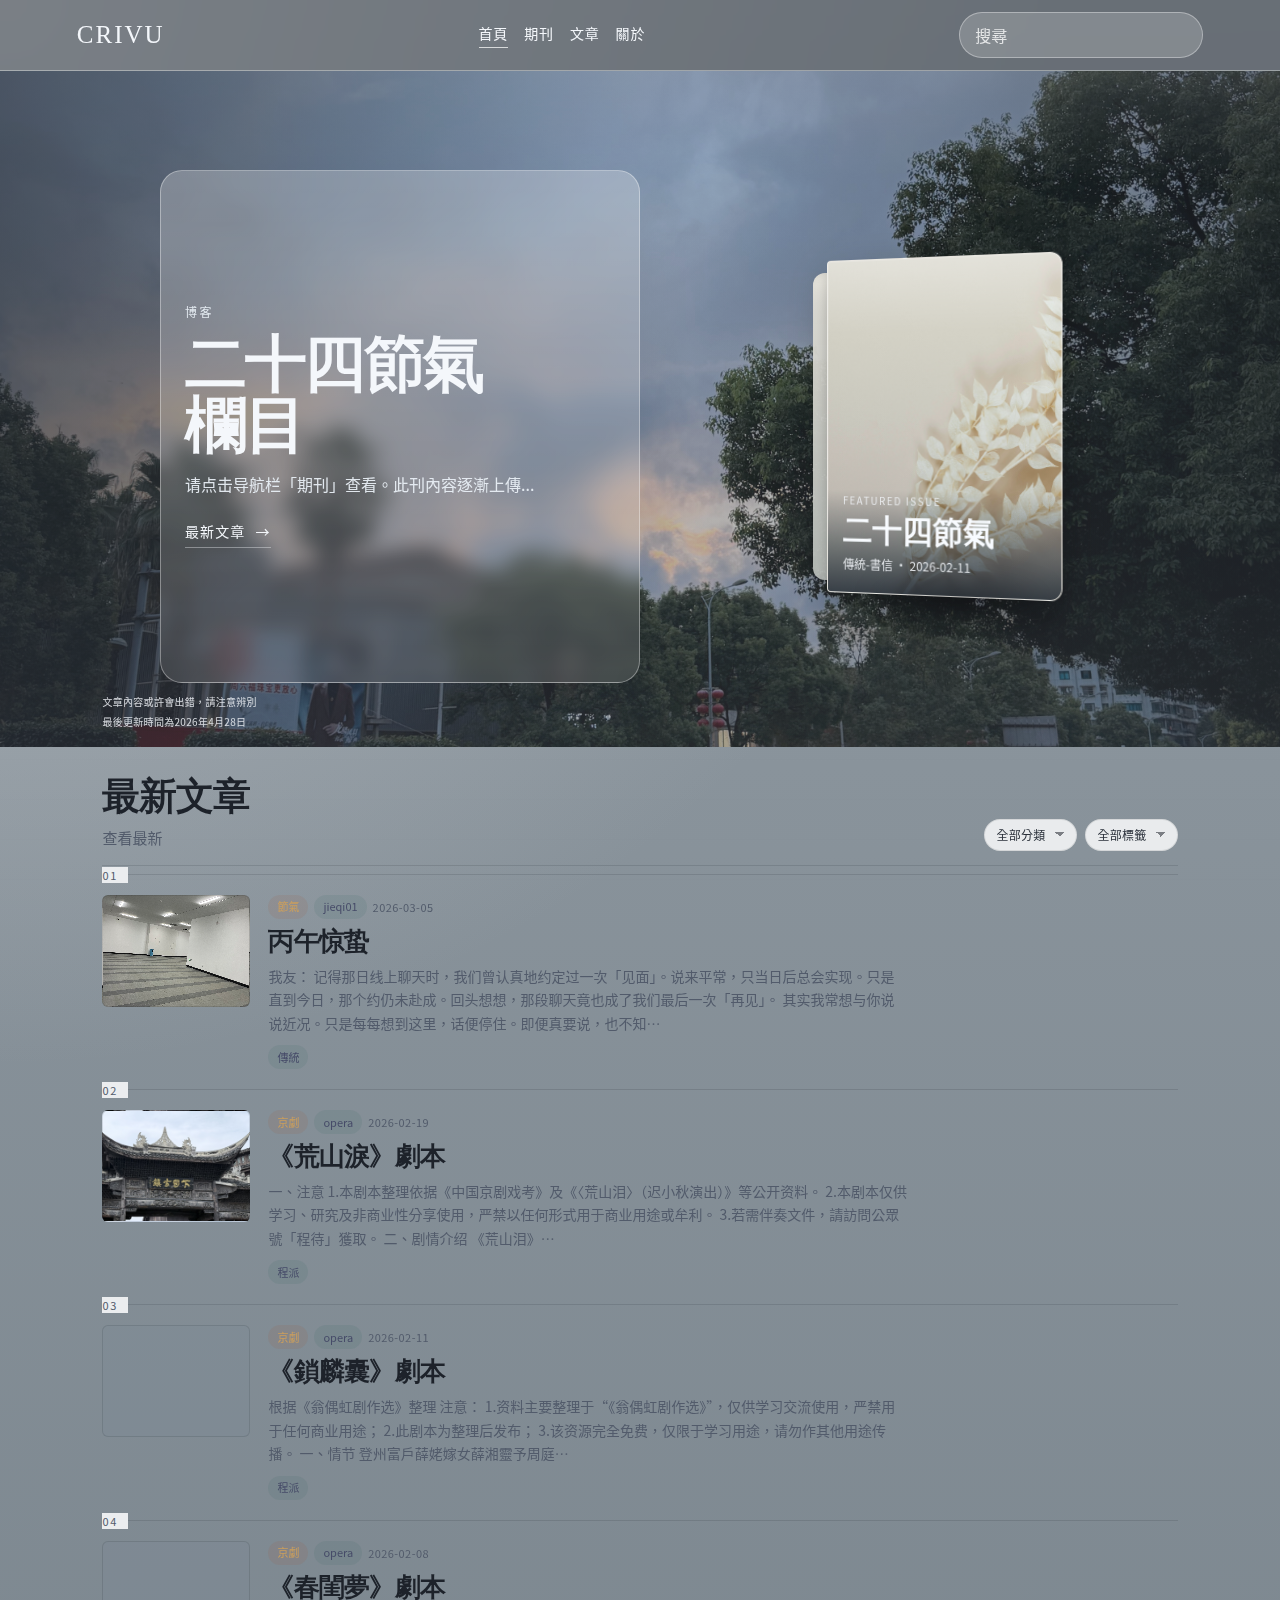
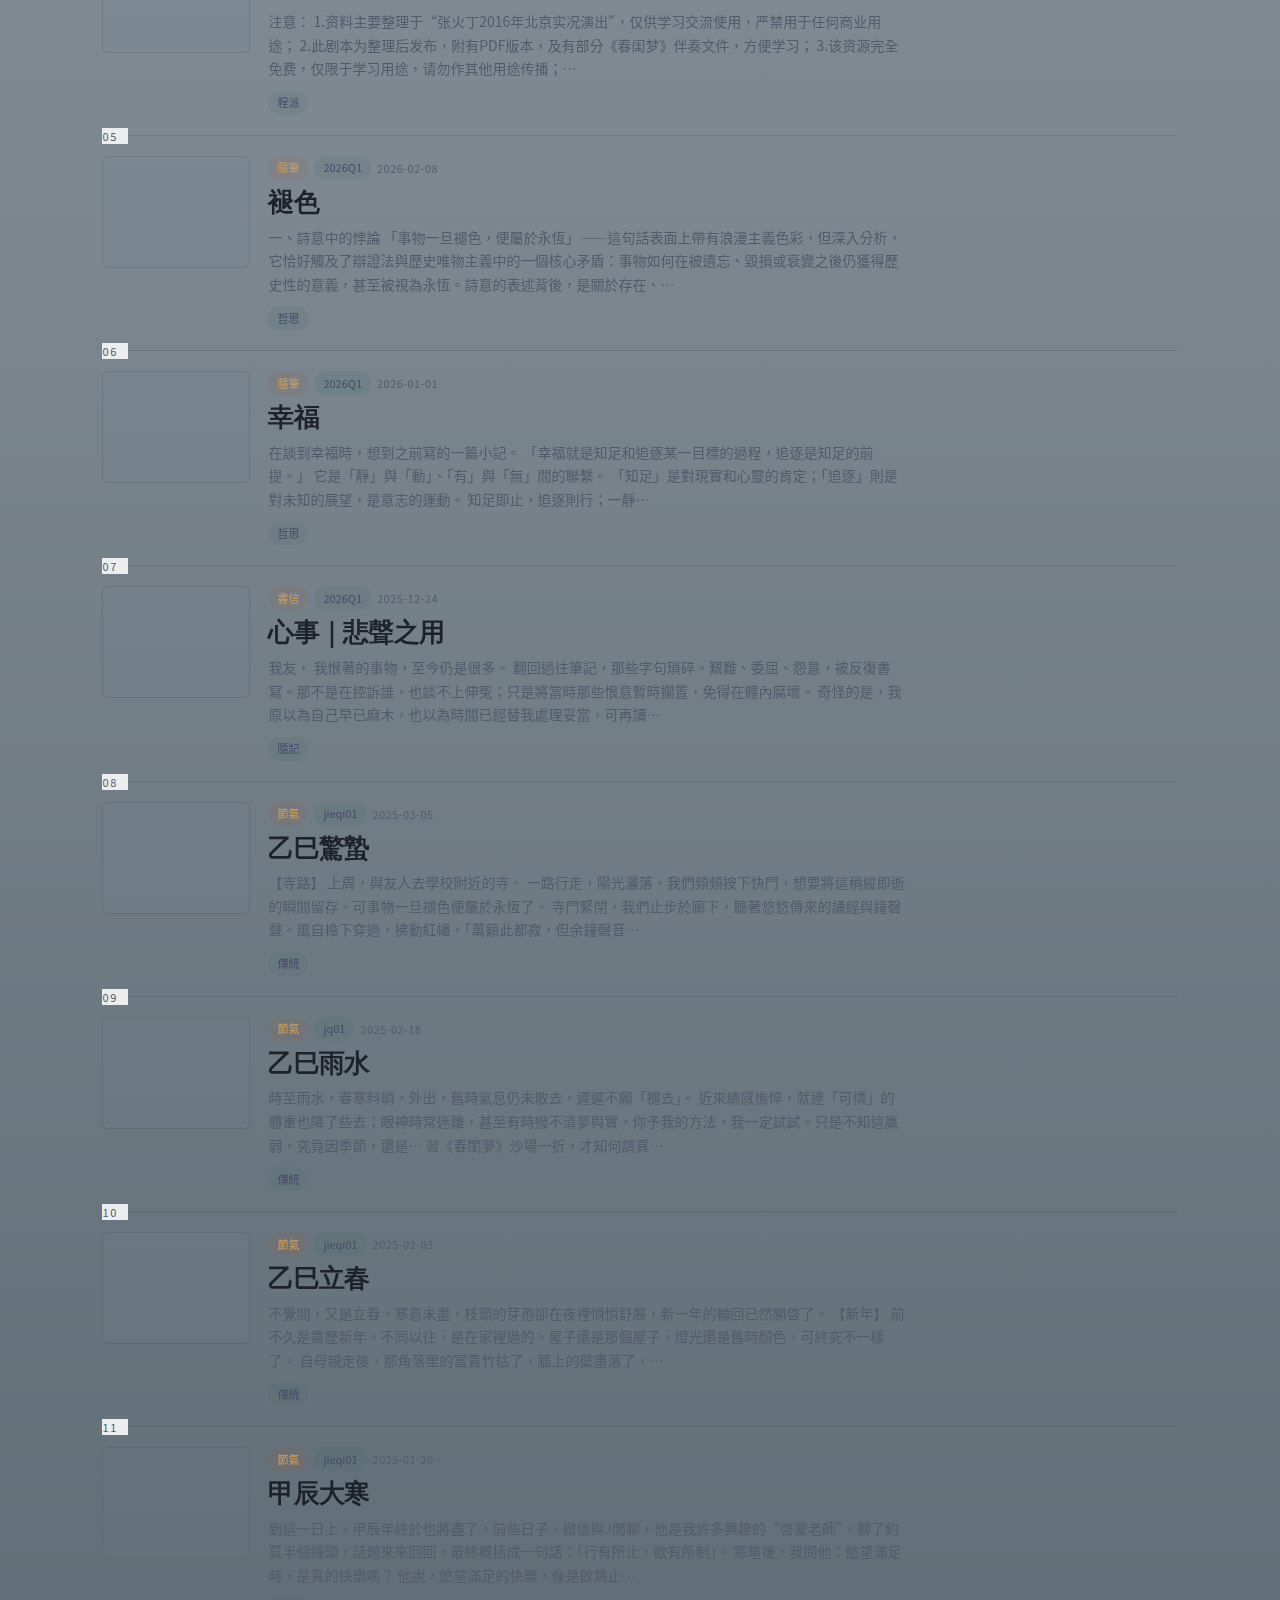
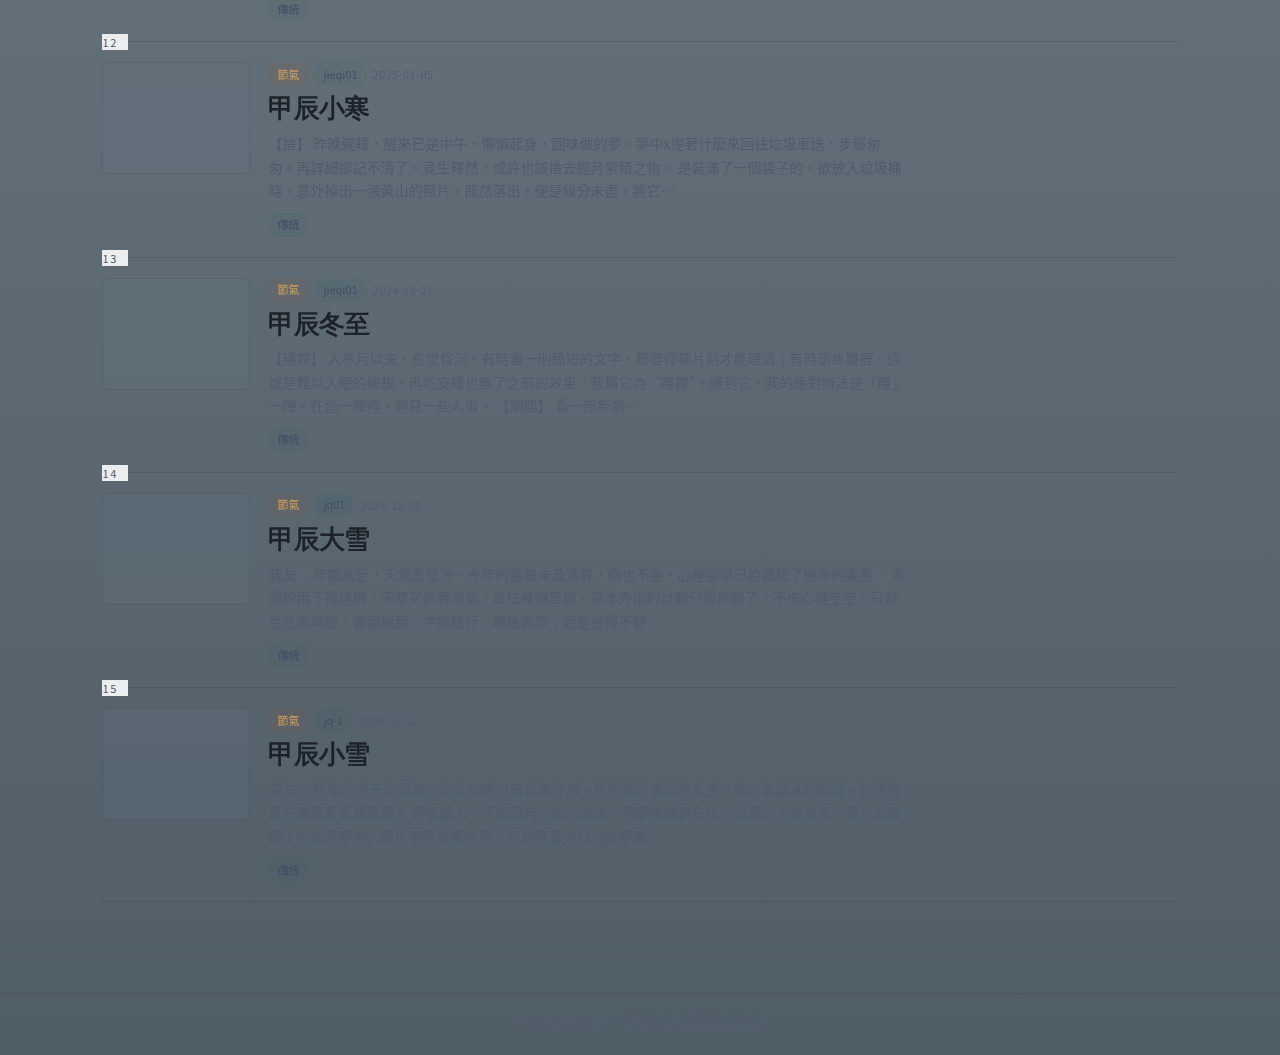
<file: index.html>
<!doctype html>
<html lang="zh-Hant">
<head>
  <meta charset="utf-8" />
  <meta name="viewport" content="width=device-width, initial-scale=1" />
  <title>CRIVU · 個人博客</title>
  <meta name="description" content="一個節約、美觀、可分類的個人博客。" />
  <link rel="stylesheet" href="/assets/css/style.css?v=20260428ui14" />
  <link rel="icon" href="/assets/img/favicon.svg" type="image/svg+xml" />
</head>
<body class="site-loading home-page">
  <header class="site-header">
    <a class="logo" id="siteName" href="/">CRIVU</a>
    <nav class="nav">
      <a href="/">首頁</a>
      <a href="/issues.html">期刊</a>
      <a href="/articles.html">文章</a>
      <a href="/about.html">關於</a>
    </nav>
    <div class="header-actions">
      <div class="search-box">
        <input id="searchInput" class="search-input" type="search" placeholder="搜尋文章 / 標籤 / 分類" />
        <div id="searchResults" class="search-results"></div>
      </div>
      <button class="mobile-search-toggle" id="mobileSearchBtn" aria-label="搜尋">🔍</button>
      <button class="mobile-menu-toggle" id="mobileMenuBtn" aria-label="展開選單">☰</button>
    </div>
  </header>

  <main>
    <section class="hero hero-magazine" id="homeHero">
      <div class="hero-backdrop lazy-bg" id="homeHeroBackdrop"></div>
      <div class="hero-frame">
        <div class="hero-copy">
          <p class="kicker" id="homeKicker"></p>
          <h1 id="homeTitle"></h1>
          <p class="subtitle" id="homeSubtitle"></p>
          <div class="hero-cta">
            <a class="btn" id="homeLatestButton" href="#latest">最新文章</a>
          </div>
          <p class="hero-note" id="homeHeroNote"></p>
        </div>
        <aside class="hero-book">
          <a class="book-link" id="homeIssueLink" href="/issues.html" aria-label="查看推薦期刊">
            <div class="book-object">
              <div class="book-spine"></div>
              <div class="book-cover lazy-bg" id="homeIssueCover">
                <div class="book-cover-copy">
                  <div class="book-kicker" id="homeIssueKicker">Featured Issue</div>
                  <h2 id="homeIssueTitle">新刊</h2>
                  <p id="homeIssueMeta"></p>
                </div>
              </div>
              <div class="book-shadow"></div>
            </div>
          </a>
        </aside>
      </div>
      <div class="hero-credit" id="homeHeroCredit">
        <span>預覽首屏</span>
        <span>背景圖之後可替換並限制顯示比例</span>
      </div>
    </section>

    <section id="latest" class="latest latest-list">
      <div class="section-title">
        <div>
          <h2 id="latestTitle">最新文章</h2>
          <p id="latestIntro">全部文章統一改為列表閱讀，去掉首頁首篇的特殊強調。</p>
        </div>
        <div class="filters">
          <select id="categoryFilter" aria-label="分類篩選"></select>
          <select id="tagFilter" aria-label="標籤篩選"></select>
        </div>
      </div>
      <div id="postGrid" class="post-grid list-mode"></div>
    </section>
  </main>

  <footer class="site-footer">
    <div id="siteFooterText">© 2026 CRIVU · 以雜誌方式寫作</div>
  </footer>

  <script src="/assets/js/app.js?v=20260428ui13" type="module"></script>
</body>
</html>
</file>
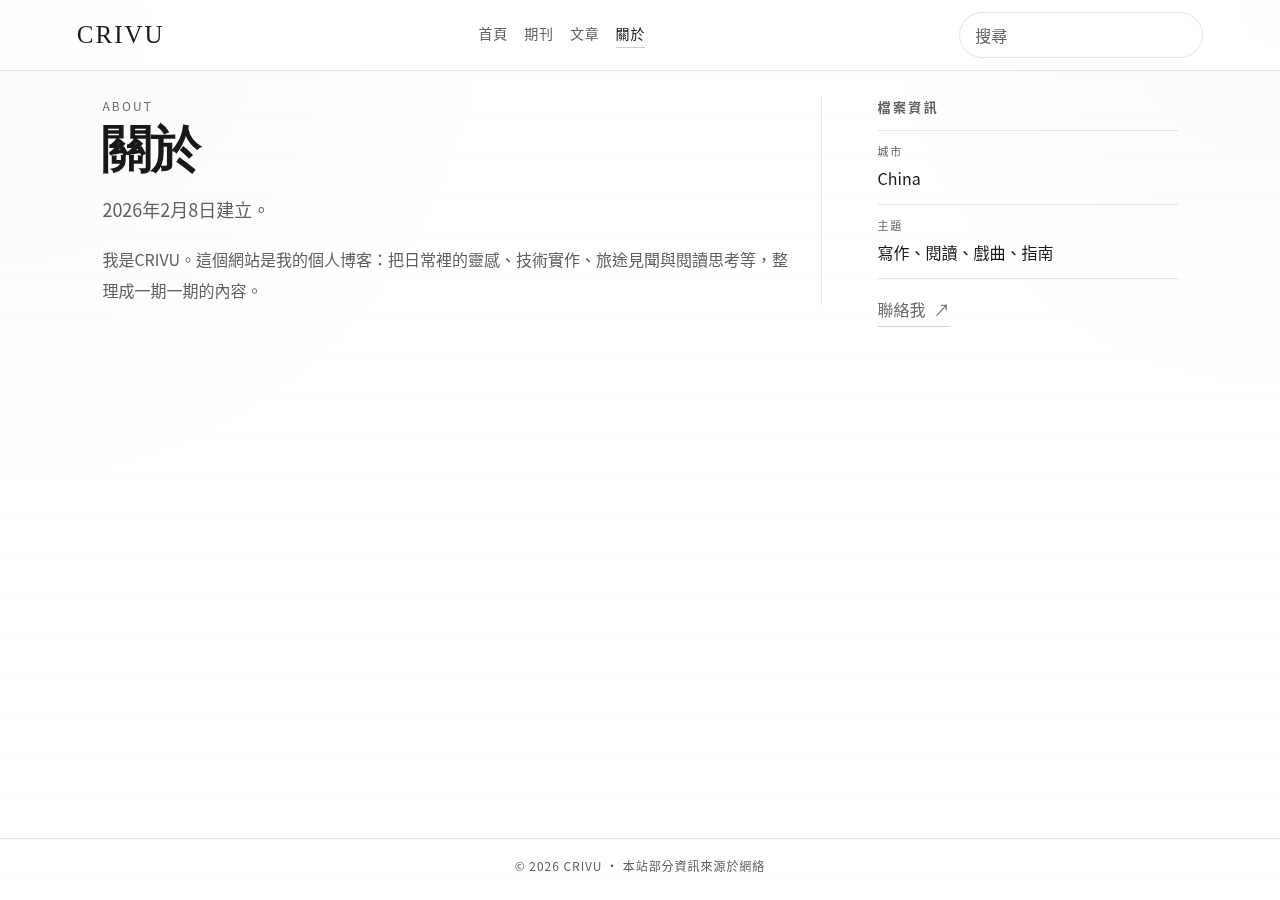
<file: about.html>
<!doctype html>
<html lang="zh-Hant">
<head>
  <meta charset="utf-8" />
  <meta name="viewport" content="width=device-width, initial-scale=1" />
  <meta name="build-version" content="__BUILD_VERSION__" />
  <title>關於 · CRIVU</title>
  <meta name="description" content="關於 CRIVU 與本站的寫作方向。" />
  <link rel="stylesheet" href="/assets/css/style.css?v=__BUILD_VERSION__" />
  <link rel="icon" href="/assets/img/favicon.png" type="image/png" />
</head>
<body>
  <header class="site-header">
    <a class="logo" id="siteName" href="/">CRIVU</a>
    <nav class="nav">
      <a href="/">首頁</a>
      <a href="/issues.html">期刊</a>
      <a href="/articles.html">文章</a>
      <a class="active" href="/about.html">關於</a>
    </nav>
    <div class="header-actions">
      <div class="search-box">
        <input id="searchInput" class="search-input" type="search" placeholder="搜尋" />
        <div id="searchResults" class="search-results"></div>
      </div>
      <button class="mobile-search-toggle" id="mobileSearchBtn" aria-label="搜尋">🔍</button>
      <button class="mobile-menu-toggle" id="mobileMenuBtn" aria-label="展開選單">☰</button>
    </div>
  </header>

  <main class="about">
    <section class="about-shell">
      <article class="about-card about-main">
        <p class="about-kicker" id="aboutKicker">About</p>
        <h1 id="aboutTitle">關於</h1>
        <p id="aboutIntro" class="about-lead">我是CRIVU。這個網站是我的個人博客：把日常裡的靈感、技術實作、旅途見聞與閱讀思考等，整理成一期一期的內容。</p>
        <p id="aboutStyle" class="about-detail" hidden></p>
      </article>
      <aside class="about-card about-side">
        <h2 id="aboutInfoTitle" hidden></h2>
        <ul class="about-facts">
          <li class="about-fact" id="aboutCityItem" hidden>
            <div class="meta-label" id="aboutCityLabel">城市</div>
            <div class="meta-value" id="aboutCity"></div>
          </li>
          <li class="about-fact" id="aboutEmailItem" hidden>
            <div class="meta-label" id="aboutEmailLabel">Email</div>
            <div class="meta-value" id="aboutEmail"></div>
          </li>
          <li class="about-fact" id="aboutTopicsItem">
            <div class="meta-label" id="aboutTopicsLabel">主題</div>
            <div class="meta-value" id="aboutTopics">寫作、閱讀、戲曲、指南</div>
          </li>
        </ul>
        <a id="aboutMailLink" class="about-mail" href="/about.html" hidden>聯絡我</a>
      </aside>
    </section>
  </main>

  <footer class="site-footer">
    <div id="siteFooterText">© 2026 CRIVU</div>
  </footer>

  <script src="/assets/js/app.js?v=__BUILD_VERSION__" type="module"></script>
</body>
</html>
</file>
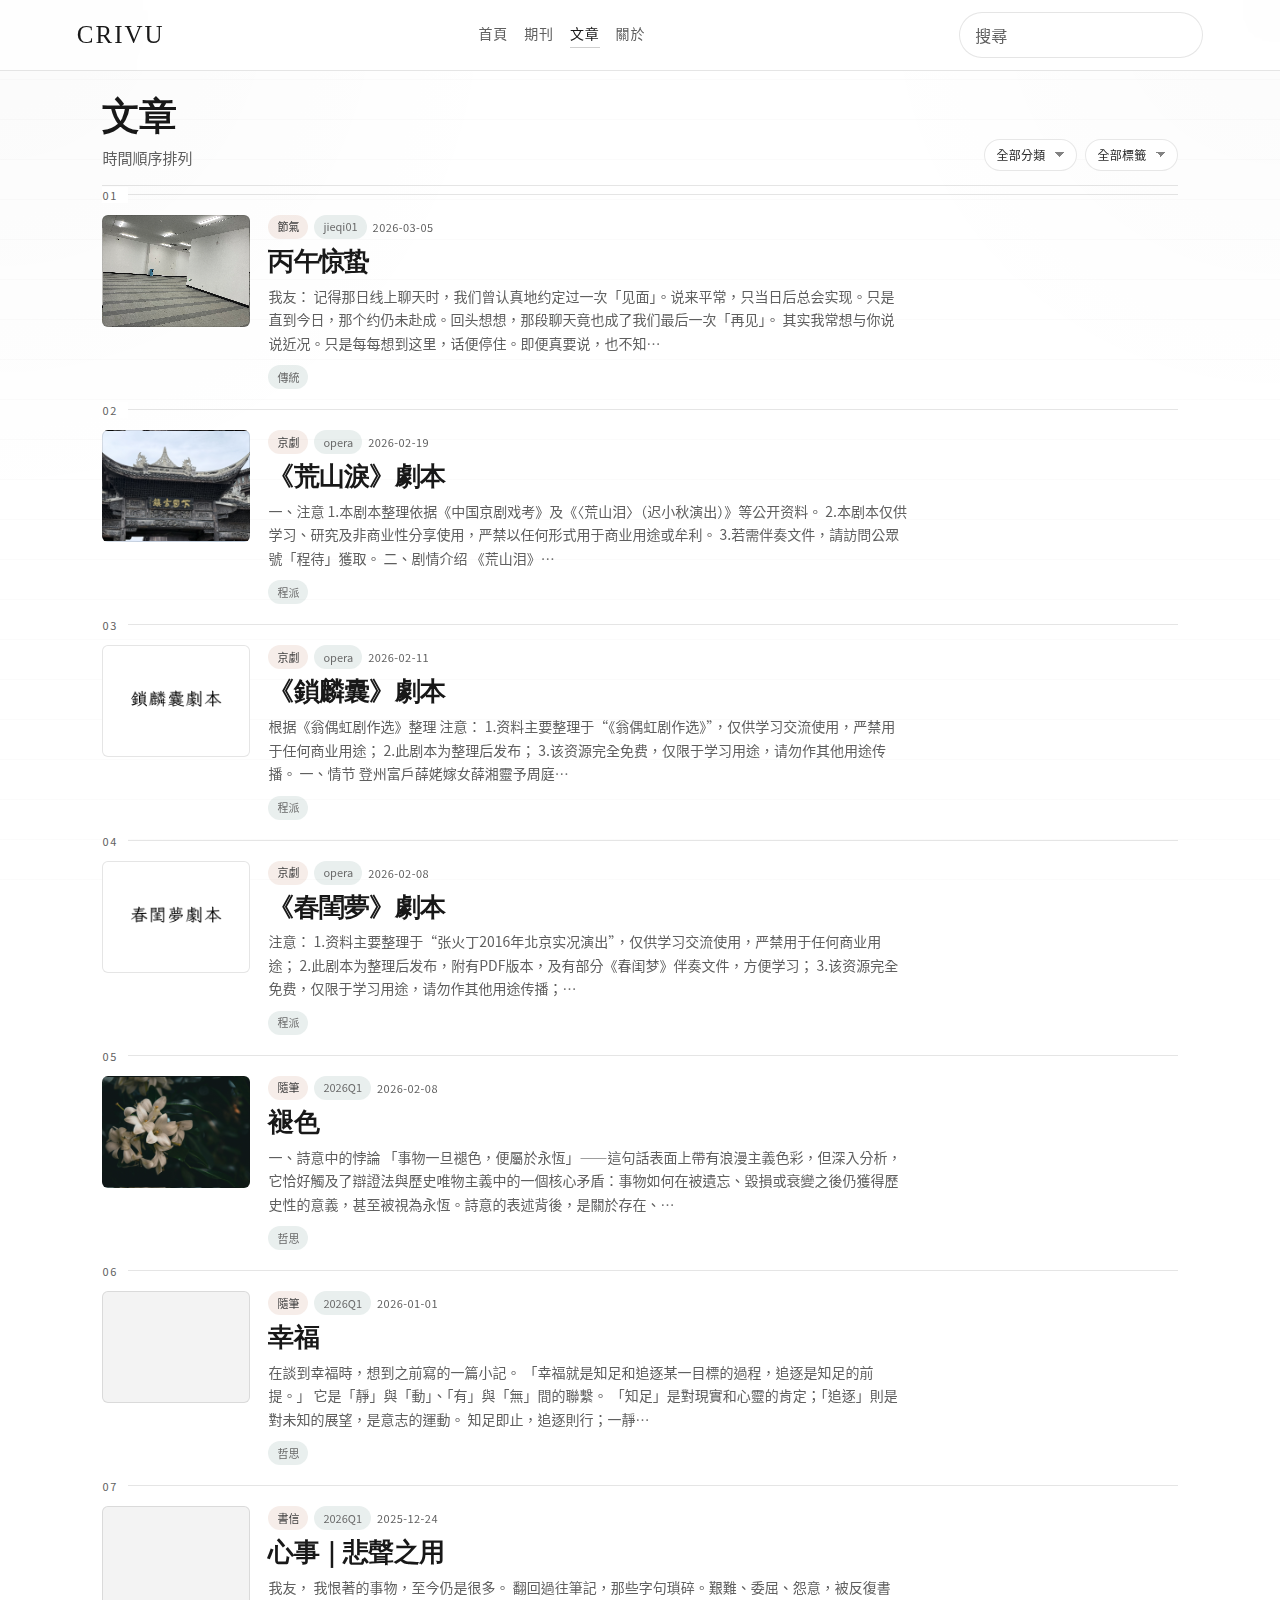
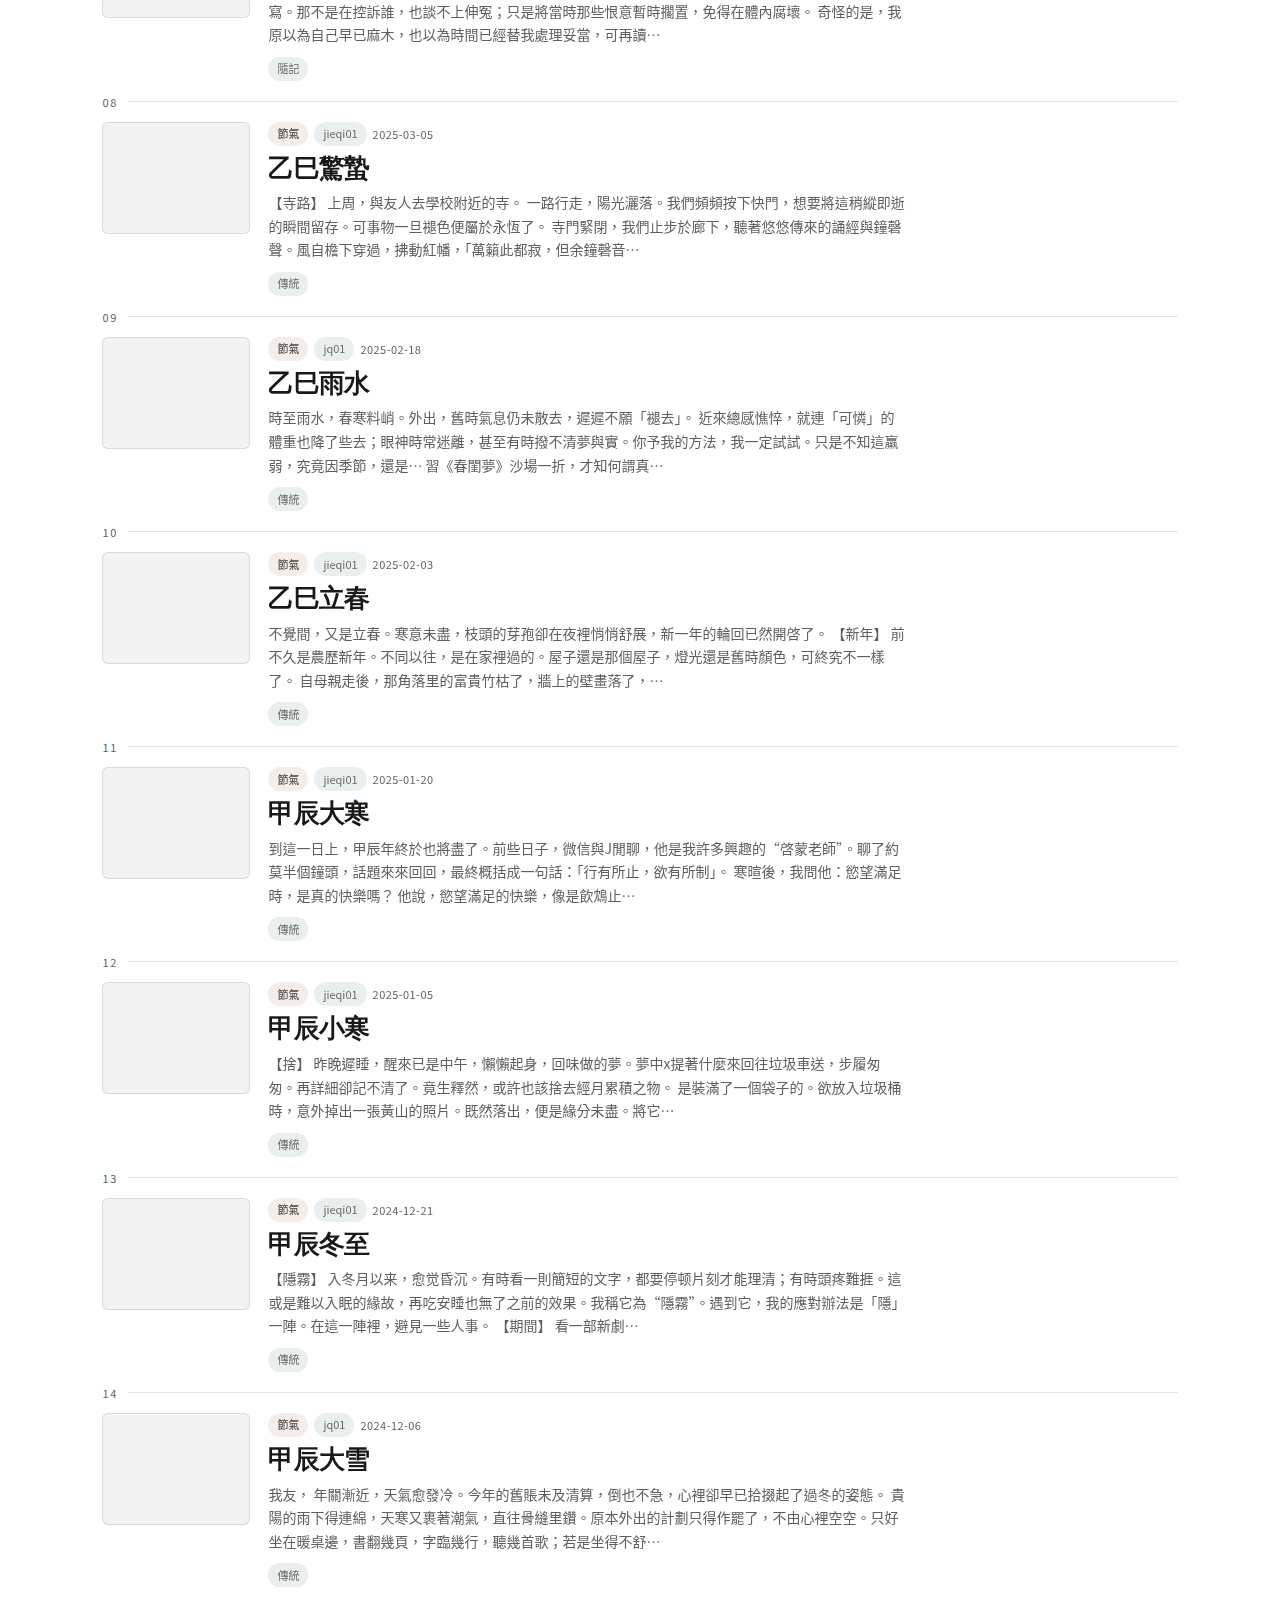
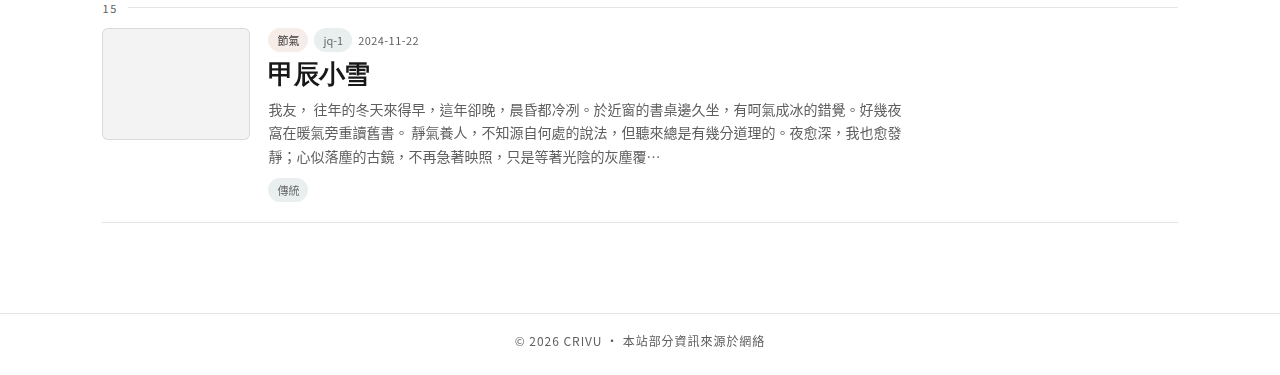
<file: articles.html>
<!doctype html>
<html lang="zh-Hant">
<head>
  <meta charset="utf-8" />
  <meta name="viewport" content="width=device-width, initial-scale=1" />
  <title>文章 · CRIVU</title>
  <meta name="description" content="所有文章" />
  <link rel="stylesheet" href="/assets/css/style.css?v=20260428ui12" />
</head>
<body>
  <header class="site-header">
    <a class="logo" id="siteName" href="/">CRIVU</a>
    <nav class="nav">
      <a href="/">首頁</a>
      <a href="/issues.html">期刊</a>
      <a class="active" href="/articles.html">文章</a>
      <a href="/about.html">關於</a>
    </nav>
    <div class="header-actions">
      <div class="search-box">
        <input id="searchInput" class="search-input" type="search" placeholder="搜尋文章 / 標籤 / 分類" />
        <div id="searchResults" class="search-results"></div>
      </div>
      <button class="mobile-search-toggle" id="mobileSearchBtn" aria-label="搜尋">🔍</button>
      <button class="mobile-menu-toggle" id="mobileMenuBtn" aria-label="展開選單">☰</button>
    </div>
  </header>

  <main class="list-page">
    <section class="section-title">
      <div>
        <h1 id="articlesPageTitle">文章</h1>
        <p id="articlesPageIntro">按時間順序展開所有文章，改用更輕的列表閱讀方式。</p>
      </div>
      <div class="filters">
        <select id="categoryFilter" aria-label="分類篩選"></select>
        <select id="tagFilter" aria-label="標籤篩選"></select>
      </div>
    </section>
    <div id="postGrid" class="post-grid list-mode"></div>
  </main>

  <footer class="site-footer">
    <div id="siteFooterText">© 2026 CRIVU · 以雜誌方式寫作</div>
  </footer>

  <script src="/assets/js/app.js?v=20260428ui13" type="module"></script>
</body>
</html>
</file>
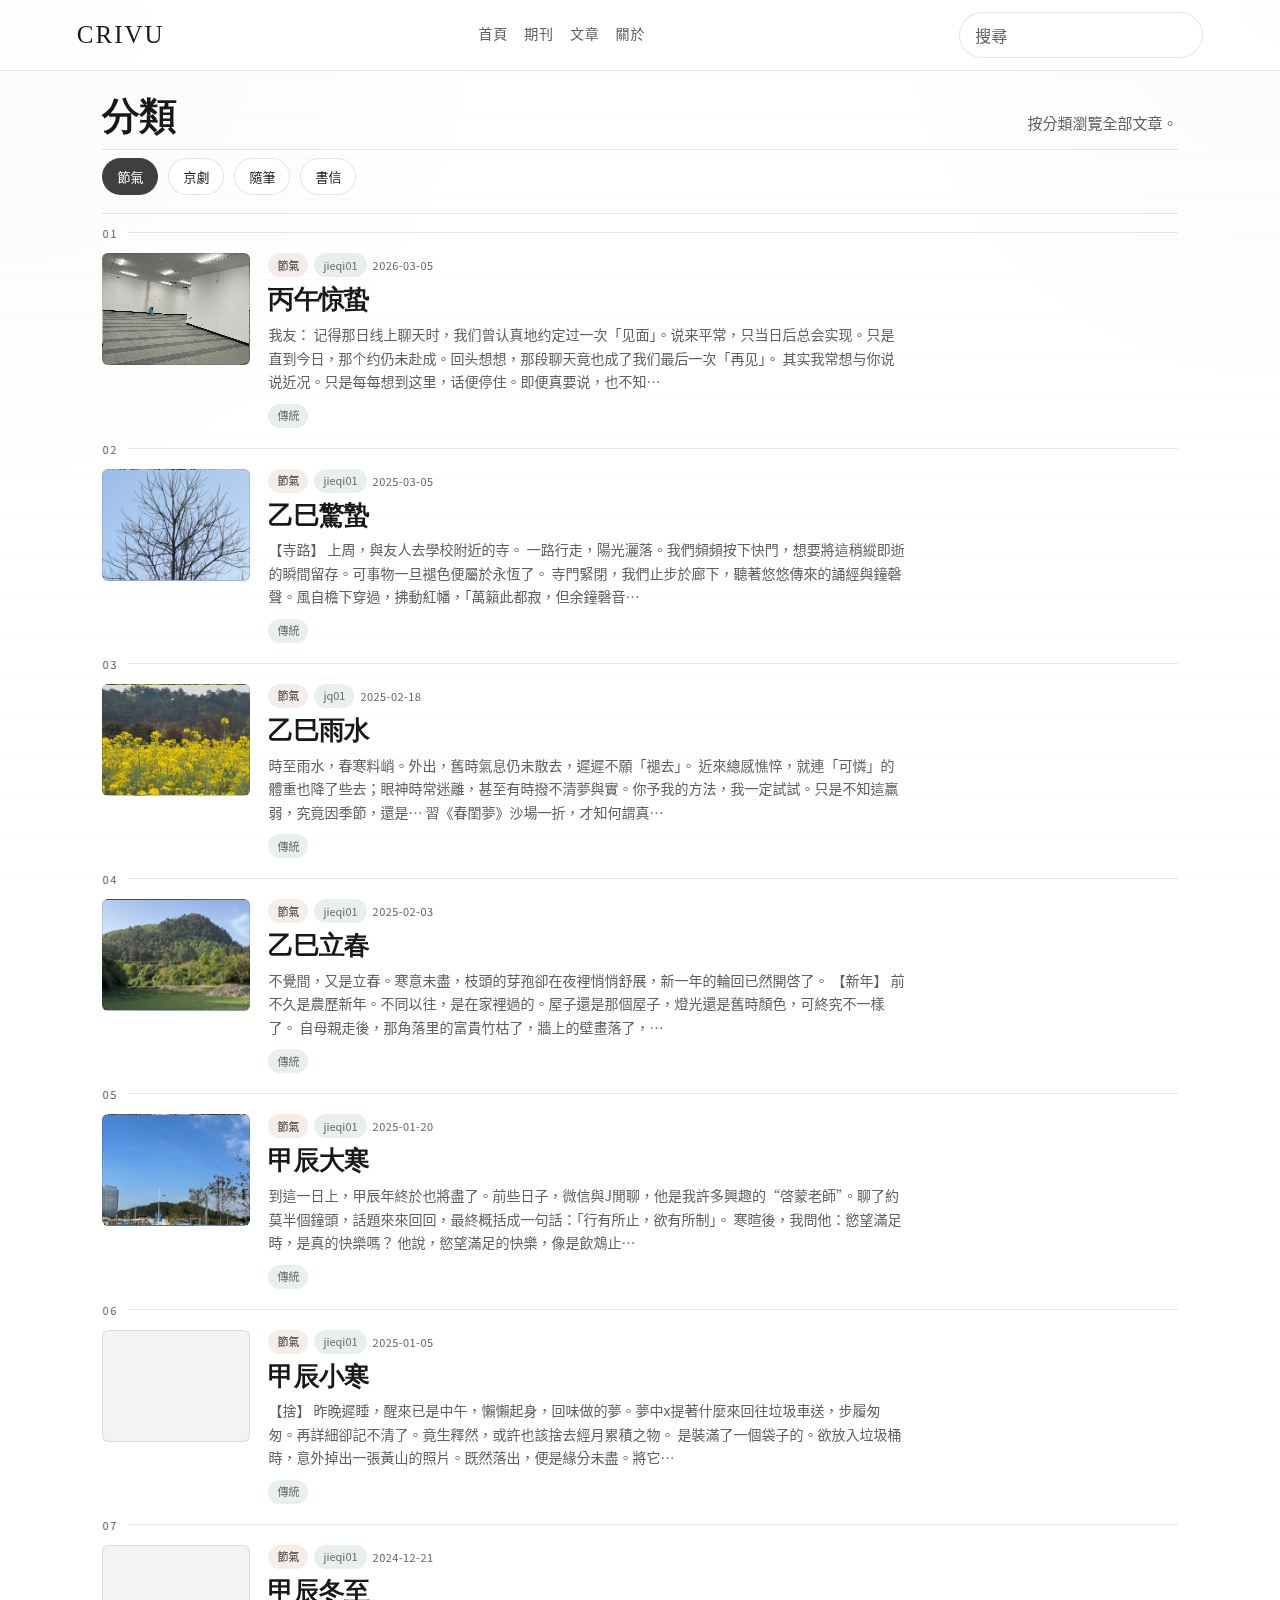
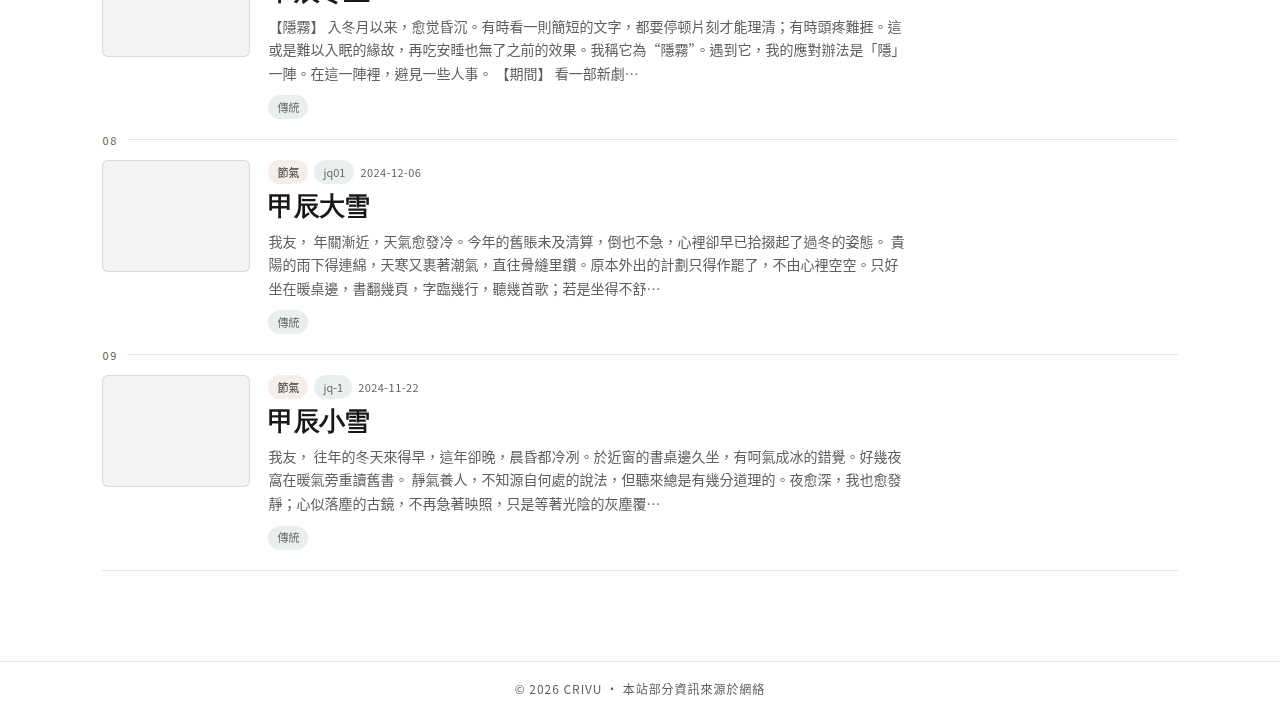
<file: category.html>
<!doctype html>
<html lang="zh-Hant">
<head>
  <meta charset="utf-8" />
  <meta name="viewport" content="width=device-width, initial-scale=1" />
  <title>分類 · CRIVU</title>
  <meta name="description" content="按分類瀏覽 CRIVU 的全部文章。" />
  <link rel="stylesheet" href="/assets/css/style.css?v=20260429ui16" />
  <link rel="icon" href="/assets/img/favicon.png" type="image/png" />
</head>
<body>
  <header class="site-header">
    <a class="logo" id="siteName" href="/">CRIVU</a>
    <nav class="nav">
      <a href="/">首頁</a>
      <a href="/issues.html">期刊</a>
      <a href="/articles.html">文章</a>
      <a href="/about.html">關於</a>
    </nav>
    <div class="header-actions">
      <div class="search-box">
        <input id="searchInput" class="search-input" type="search" placeholder="搜尋" />
        <div id="searchResults" class="search-results"></div>
      </div>
      <button class="mobile-search-toggle" id="mobileSearchBtn" aria-label="搜尋">🔍</button>
      <button class="mobile-menu-toggle" id="mobileMenuBtn" aria-label="展開選單">☰</button>
    </div>
  </header>

  <main class="list-page">
    <section class="section-title">
      <h1>分類</h1>
      <p>按分類瀏覽全部文章。</p>
    </section>
    <div id="categoryList" class="chip-grid"></div>
    <div id="categoryPosts" class="post-grid"></div>
  </main>

  <footer class="site-footer">
    <div id="siteFooterText">© 2026 CRIVU</div>
  </footer>

  <script src="/assets/js/app.js?v=20260429ui02" type="module"></script>
</body>
</html>
</file>
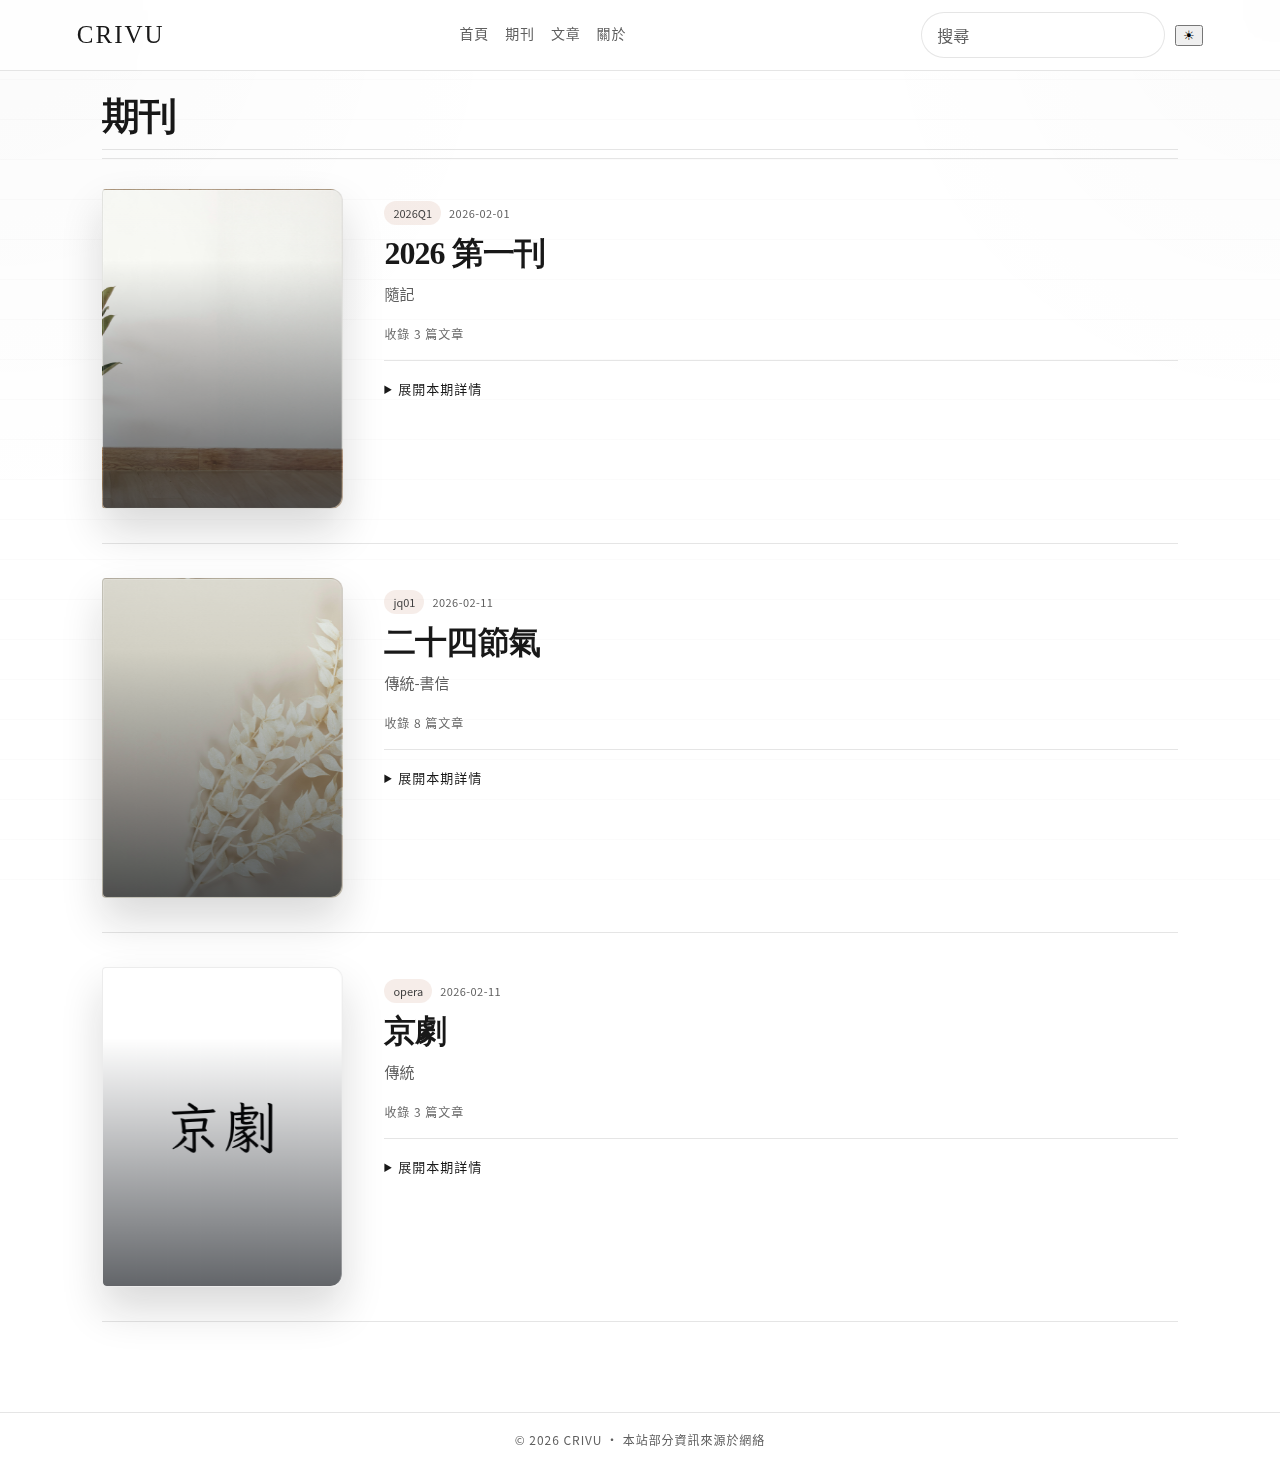
<file: issues-x.html>
<!doctype html>
<html lang="zh-Hant">
<head>
  <meta charset="utf-8" />
  <meta name="viewport" content="width=device-width, initial-scale=1" />
  <title>期刊 · CRIVU</title>
  <meta name="description" content="所有期刊" />
  <link rel="stylesheet" href="/assets/css/style.css?v=20260321" />
</head>
<body class="page-issues">
  <header class="site-header">
    <a class="logo" id="siteName" href="/">CRIVU</a>
    <nav class="nav">
      <a href="/">首頁</a>
      <a class="active" href="/issues.html">期刊</a>
      <a href="/articles.html">文章</a>
      <a href="/about.html">關於</a>
    </nav>
    <div class="header-actions">
      <div class="search-box">
        <input id="searchInput" class="search-input" type="search" placeholder="搜尋" />
        <div id="searchResults" class="search-results"></div>
      </div>
      <button class="mobile-search-toggle" id="mobileSearchBtn" aria-label="搜尋">🔍</button>
      <button class="mobile-menu-toggle" id="mobileMenuBtn" aria-label="展開選單">☰</button>
      <button class="theme-toggle" id="themeToggle" aria-label="切換主題">
        <span id="themeIcon" class="theme-icon">☀</span>
      </button>
    </div>
  </header>

  <main class="issues-page">
    <section class="section-title">
      <h1 id="issuesPageTitle">期刊</h1>
    </section>
    <div id="issuesGrid" class="issues-grid"></div>
  </main>

  <footer class="site-footer">
    <div id="siteFooterText">© 2026 CRIVU</div>
  </footer>

  <script src="/assets/js/issues.js?v=20260321" type="module"></script>
</body>
</html>
</file>
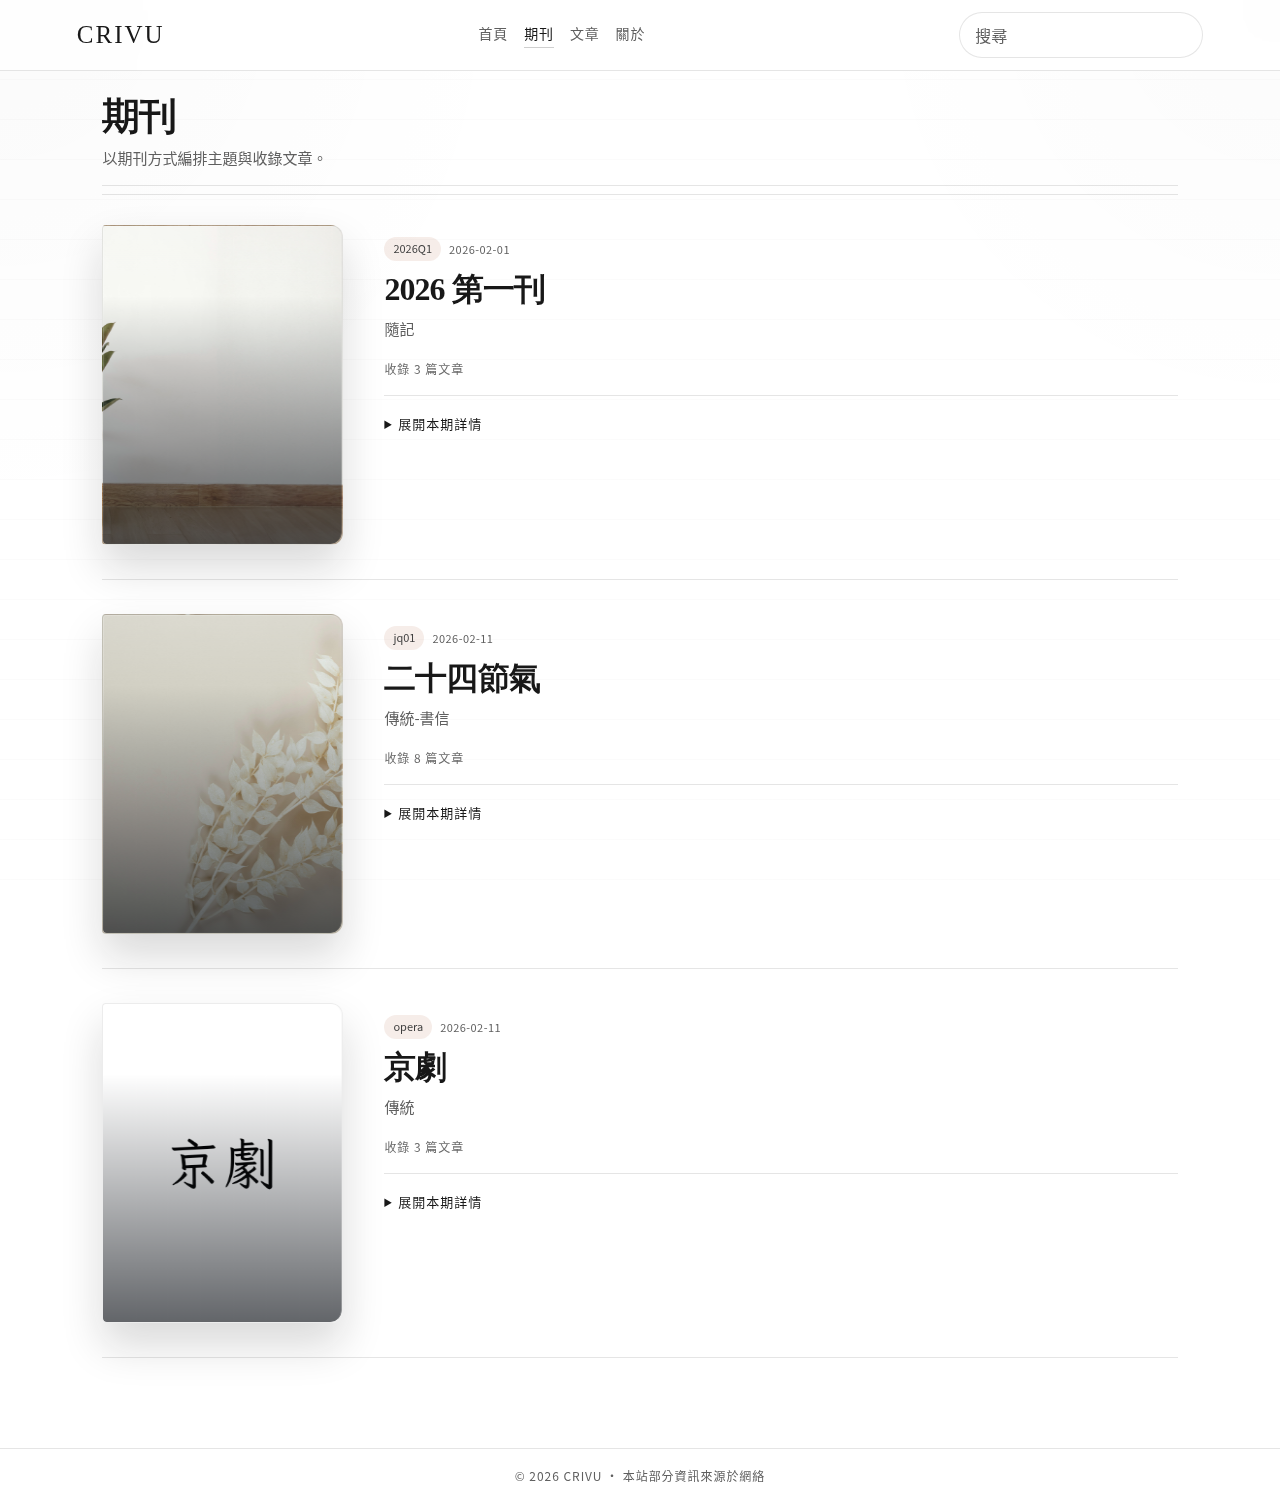
<file: issues.html>
<!doctype html>
<html lang="zh-Hant">
<head>
  <meta charset="utf-8" />
  <meta name="viewport" content="width=device-width, initial-scale=1" />
  <title>期刊 · CRIVU</title>
  <meta name="description" content="以期刊方式整理主題、編者語與收錄文章。" />
  <link rel="stylesheet" href="/assets/css/style.css?v=20260429ui19" />
  <link rel="icon" href="/assets/img/favicon.png" type="image/png" />
</head>
<body class="page-issues">
  <header class="site-header">
    <a class="logo" id="siteName" href="/">CRIVU</a>
    <nav class="nav">
      <a href="/">首頁</a>
      <a class="active" href="/issues.html">期刊</a>
      <a href="/articles.html">文章</a>
      <a href="/about.html">關於</a>
    </nav>
    <div class="header-actions">
      <div class="search-box">
        <input id="searchInput" class="search-input" type="search" placeholder="搜尋" />
        <div id="searchResults" class="search-results"></div>
      </div>
      <button class="mobile-search-toggle" id="mobileSearchBtn" aria-label="搜尋">🔍</button>
      <button class="mobile-menu-toggle" id="mobileMenuBtn" aria-label="展開選單">☰</button>
    </div>
  </header>

  <main class="issues-page">
    <section class="section-title">
      <div>
        <h1 id="issuesPageTitle">期刊</h1>
        <p id="issuesPageIntro">以期刊方式編排主題與收錄文章。</p>
      </div>
    </section>
    <div id="issuesGrid" class="issues-grid"></div>
  </main>

  <footer class="site-footer">
    <div id="siteFooterText">© 2026 CRIVU</div>
  </footer>

  <script src="/assets/js/issues.js?v=20260429ui04" type="module"></script>
</body>
</html>
</file>
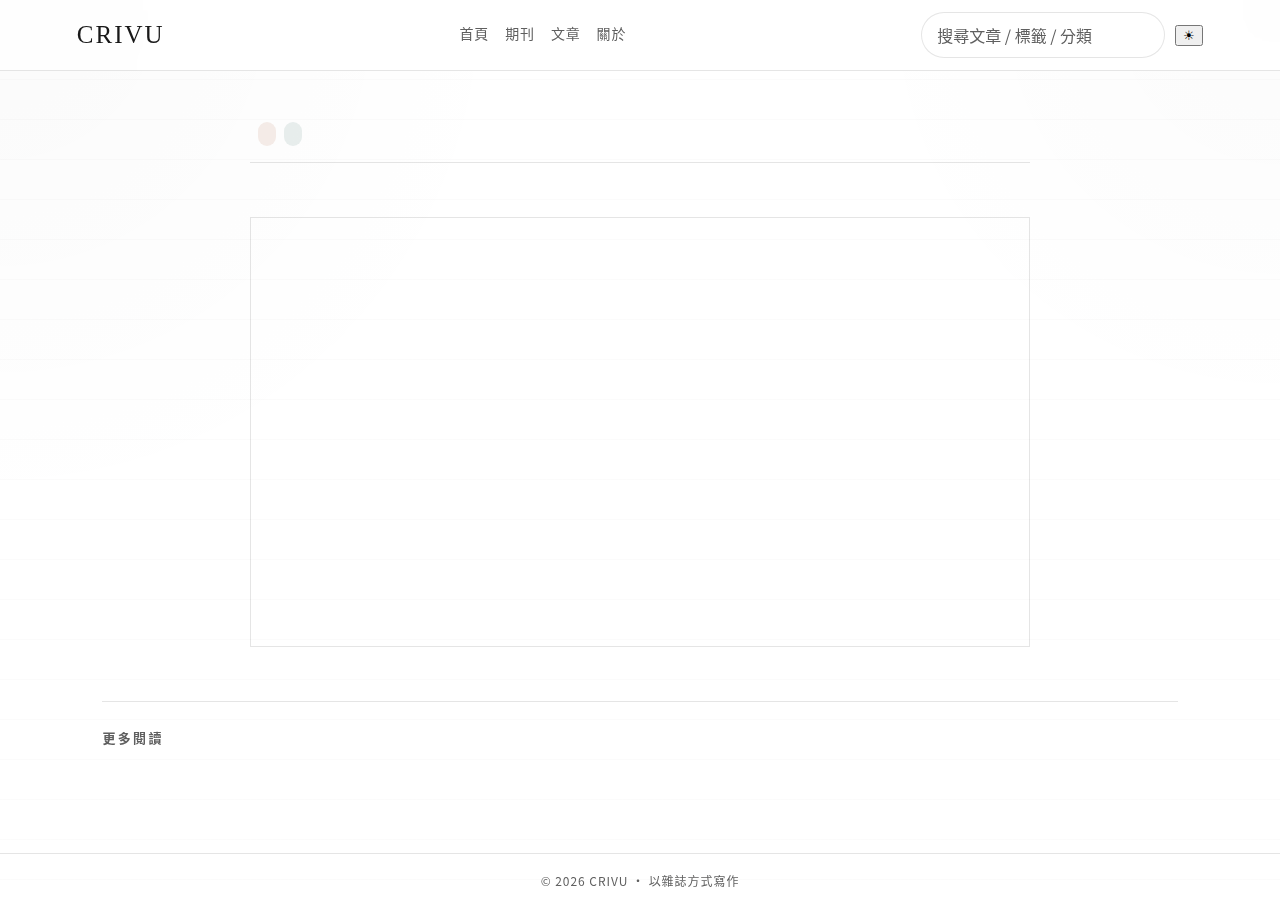
<file: post.html>
<!doctype html>
<html lang="zh-Hant">
<head>
  <meta charset="utf-8" />
  <meta name="viewport" content="width=device-width, initial-scale=1" />
  <title>文章 · CRIVU</title>
  <meta name="description" content="文章頁" />
  <link rel="stylesheet" href="/assets/css/style.css" />
</head>
<body class="page-post">
  <div class="progress" id="readProgress"></div>
  <header class="site-header">
    <a class="logo" id="siteName" href="/">CRIVU</a>
    <nav class="nav">
      <a href="/">首頁</a>
      <a href="/issues.html">期刊</a>
      <a href="/articles.html">文章</a>
      <a href="/about.html">關於</a>
    </nav>
    <div class="header-actions">
      <div class="search-box">
        <input id="searchInput" class="search-input" type="search" placeholder="搜尋文章 / 標籤 / 分類" />
        <div id="searchResults" class="search-results"></div>
      </div>
      <button class="mobile-search-toggle" id="mobileSearchBtn" aria-label="搜尋">🔍</button>
      <button class="mobile-menu-toggle" id="mobileMenuBtn" aria-label="展開選單">☰</button>
      <button class="theme-toggle" id="themeToggle" aria-label="切換主題">
        <span id="themeIcon" class="theme-icon">☀</span>
      </button>
    </div>
  </header>

  <main class="post-page">
    <div class="post-layout">
      <article id="post" class="post-article">
        <div class="post-hero">
          <div class="post-meta">
            <span id="postDate"></span>
            <span id="postCategory" class="pill"></span>
            <span id="postIssue" class="issue-pill"></span>
            <div id="postTags" class="tag-row"></div>
          </div>
          <h1 id="postTitle"></h1>
          <p id="postExcerpt" class="post-excerpt"></p>
          <div id="postCover" class="post-cover"></div>
        </div>
        <div id="postBody" class="post-body"></div>
      </article>

      <aside class="more">
        <h2 id="moreTitle">更多閱讀</h2>
        <div id="moreList" class="more-list"></div>
      </aside>
    </div>
  </main>

  <footer class="site-footer">
    <div id="siteFooterText">© 2026 CRIVU · 以雜誌方式寫作</div>
  </footer>

  <script src="/assets/js/post.js" type="module"></script>
</body>
</html>
</file>
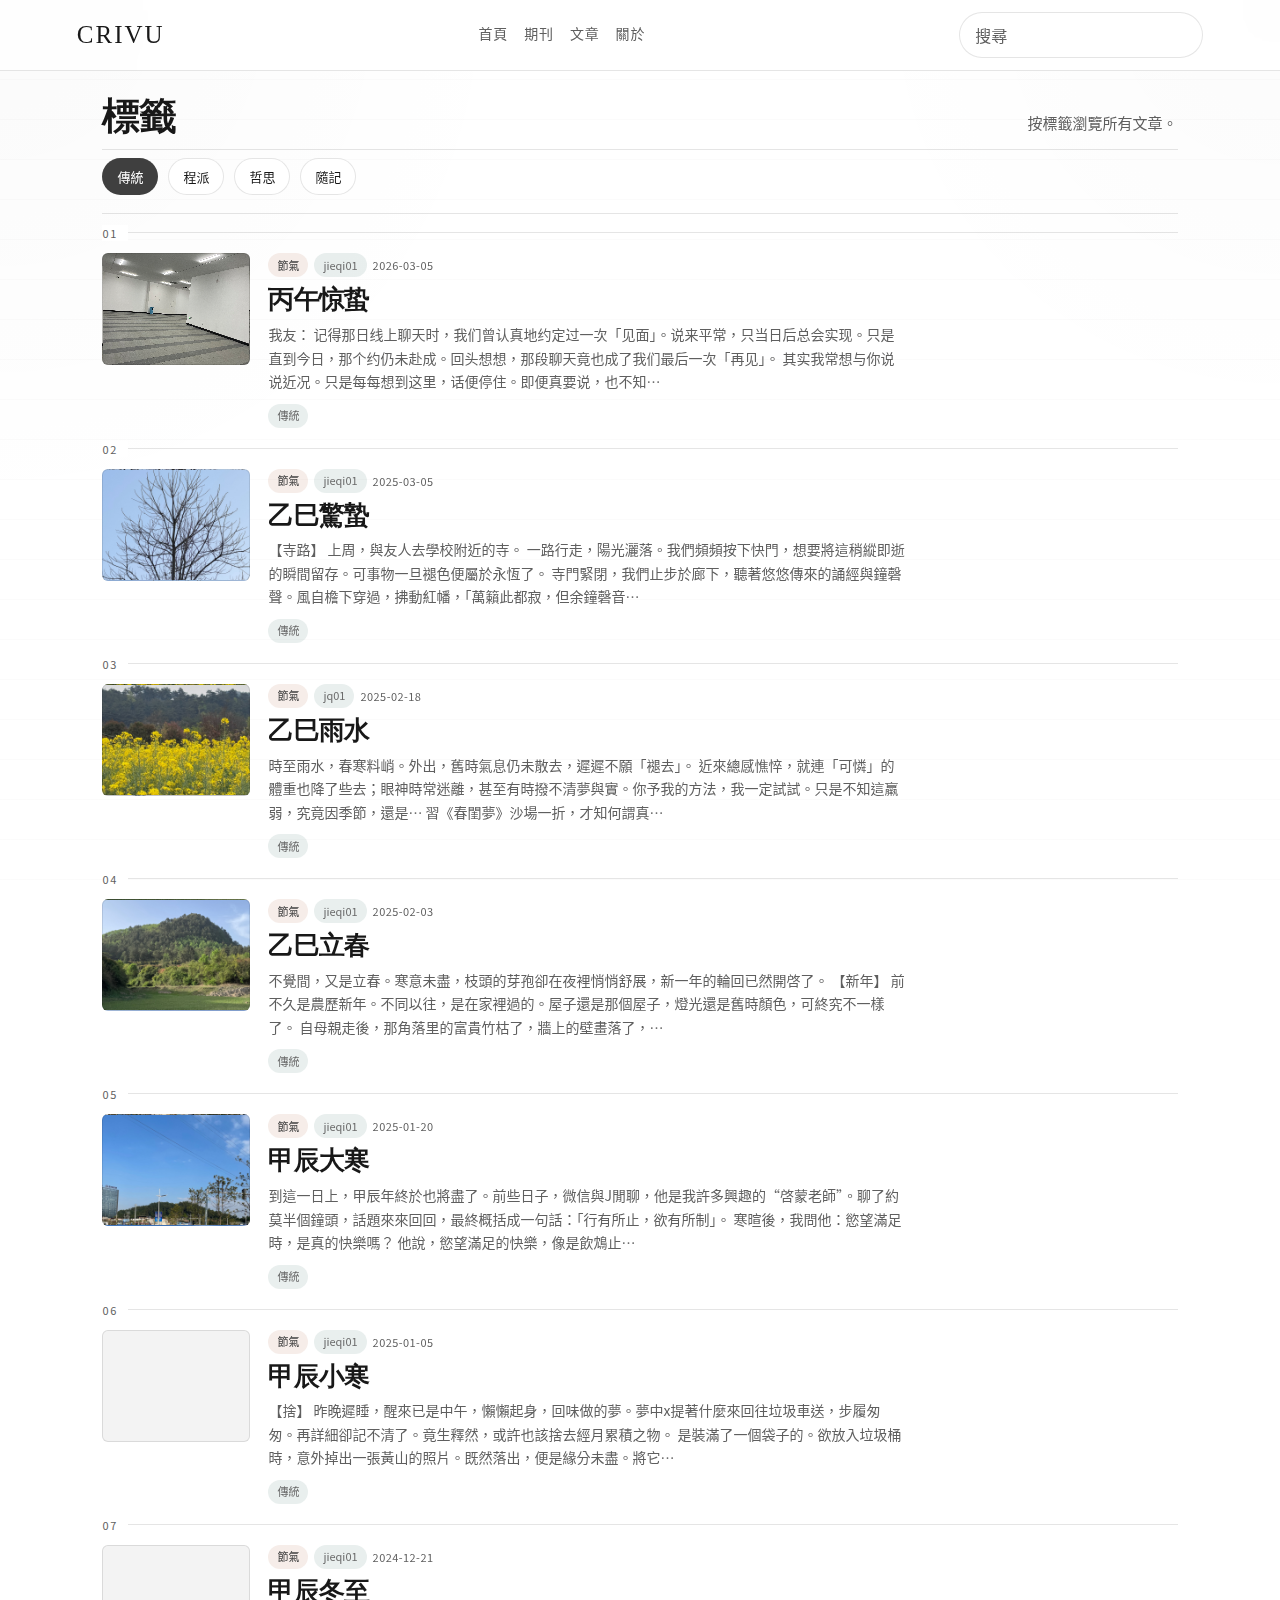
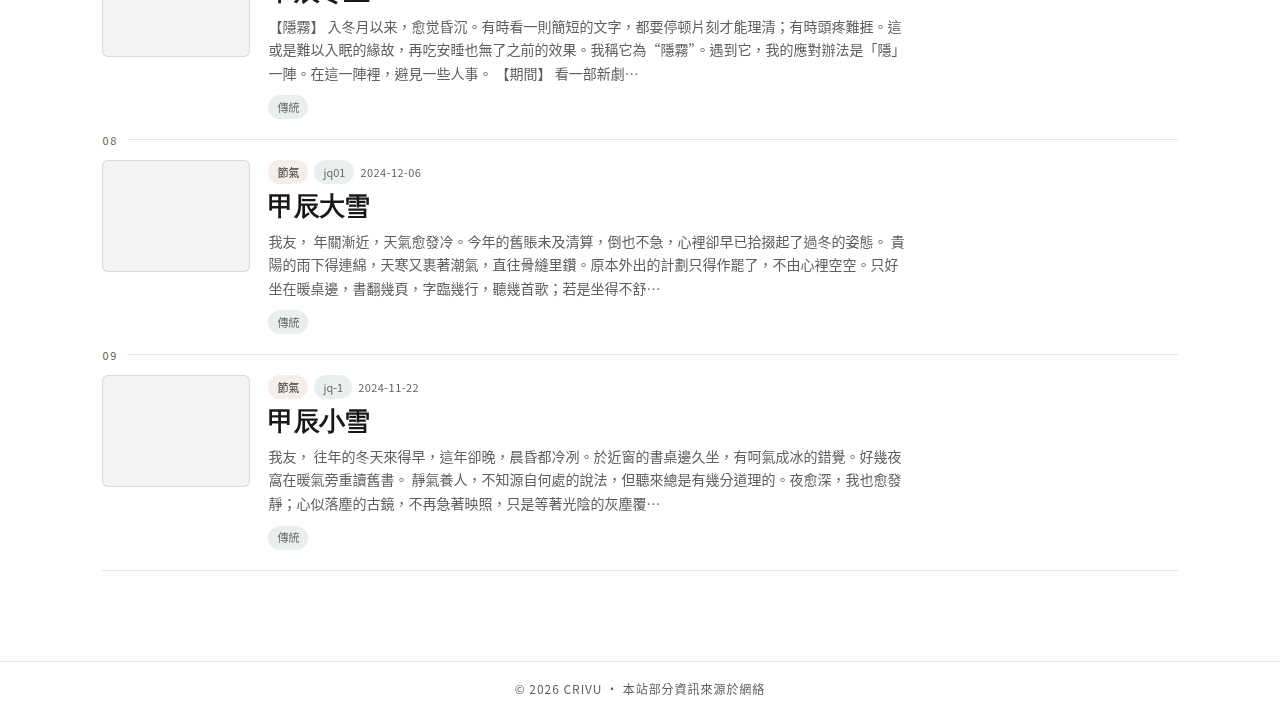
<file: tag.html>
<!doctype html>
<html lang="zh-Hant">
<head>
  <meta charset="utf-8" />
  <meta name="viewport" content="width=device-width, initial-scale=1" />
  <title>標籤 · CRIVU</title>
  <meta name="description" content="文章標籤" />
  <link rel="stylesheet" href="/assets/css/style.css?v=20260428ui14" />
</head>
<body>
  <header class="site-header">
    <a class="logo" id="siteName" href="/">CRIVU</a>
    <nav class="nav">
      <a href="/">首頁</a>
      <a href="/issues.html">期刊</a>
      <a href="/articles.html">文章</a>
      <a href="/about.html">關於</a>
    </nav>
    <div class="header-actions">
      <div class="search-box">
        <input id="searchInput" class="search-input" type="search" placeholder="搜尋文章 / 標籤 / 分類" />
        <div id="searchResults" class="search-results"></div>
      </div>
      <button class="mobile-search-toggle" id="mobileSearchBtn" aria-label="搜尋">🔍</button>
      <button class="mobile-menu-toggle" id="mobileMenuBtn" aria-label="展開選單">☰</button>
    </div>
  </header>

  <main class="list-page">
    <section class="section-title">
      <h1>標籤</h1>
      <p>按標籤瀏覽所有文章。</p>
    </section>
    <div id="tagList" class="chip-grid"></div>
    <div id="tagPosts" class="post-grid"></div>
  </main>

  <footer class="site-footer">
    <div id="siteFooterText">© 2026 CRIVU · 以雜誌方式寫作</div>
  </footer>

  <script src="/assets/js/app.js?v=20260428ui13" type="module"></script>
</body>
</html>
</file>
<file: assets/css/style.css>
:root {
  --bg: #ffffff;
  --surface: rgba(255, 255, 255, 0.82);
  --surface-strong: rgba(255, 255, 255, 0.94);
  --surface-muted: rgba(17, 17, 17, 0.05);
  --ink: #181818;
  --muted: #5f5f5f;
  --accent: #3f3f3f;
  --accent-2: #6a6a6a;
  --line: rgba(17, 17, 17, 0.11);
  --line-strong: rgba(17, 17, 17, 0.2);
  --shadow: 0 24px 60px rgba(17, 17, 17, 0.08);
  --radius: 18px;
  --header-height: 88px;
  --content-width: 1180px;
  --page-glow-1: rgba(0, 0, 0, 0.02);
  --page-glow-2: rgba(0, 0, 0, 0.015);
  --page-wash: rgba(255, 255, 255, 0.5);
  --home-bg-start: #dce8f3;
  --home-bg-mid: #d4e1ee;
  --home-bg-end: #b7c8d9;
  --hero-ink: #223244;
  --hero-muted: rgba(34, 50, 68, 0.84);
  --hero-border: rgba(34, 50, 68, 0.16);
  --hero-control-bg: rgba(245, 249, 253, 0.48);
  --hero-header-bg: rgba(223, 232, 242, 0.22);
  --hero-overlay-left: rgba(226, 235, 244, 0.7);
  --hero-overlay-mid: rgba(226, 235, 244, 0.2);
  --hero-overlay-right: rgba(134, 153, 175, 0.34);
  --hero-nav-border: rgba(34, 50, 68, 0.48);
  --hero-placeholder: rgba(34, 50, 68, 0.62);
  --hero-menu-bg: rgba(241, 247, 252, 0.96);
  --hero-menu-border: rgba(34, 50, 68, 0.1);
}

* {
  box-sizing: border-box;
}

html {
  scroll-behavior: smooth;
}

body {
  margin: 0;
  min-height: 100vh;
  display: flex;
  flex-direction: column;
  padding-top: var(--header-height);
  color: var(--ink);
  font-family: 'Avenir Next', 'PingFang SC', 'Hiragino Sans GB', 'Microsoft YaHei', 'Noto Sans CJK SC', sans-serif;
  background:
    radial-gradient(circle at top left, var(--page-glow-1), transparent 34%),
    radial-gradient(circle at top right, var(--page-glow-2), transparent 28%),
    linear-gradient(180deg, var(--page-wash), transparent 22%),
    var(--bg);
  background-attachment: fixed;
}

body::before {
  content: '';
  position: fixed;
  inset: 0;
  pointer-events: none;
  background: repeating-linear-gradient(
    180deg,
    transparent 0,
    transparent 39px,
    rgba(24, 20, 16, 0.032) 39px,
    rgba(24, 20, 16, 0.032) 40px
  );
  opacity: 0.45;
  z-index: 0;
}

.site-loading .hero-frame {
  visibility: hidden;
}

.site-loading .hero-text {
  visibility: hidden;
}

main,
header,
footer {
  position: relative;
  z-index: 1;
}

main {
  flex: 1;
}

a {
  color: inherit;
}

.site-header {
  position: fixed;
  inset: 0 0 auto;
  z-index: 60;
  display: flex;
  align-items: center;
  justify-content: space-between;
  gap: 20px;
  padding: 12px 6vw;
  border-bottom: 1px solid var(--line);
  backdrop-filter: blur(14px);
  background: color-mix(in srgb, var(--surface-strong) 82%, transparent);
}

.logo {
  flex: 0 0 auto;
  text-decoration: none;
  color: var(--ink);
  font-family: 'Iowan Old Style', 'Palatino Linotype', 'Noto Serif SC', 'Songti SC', serif;
  font-size: 25px;
  letter-spacing: 0.08em;
}

.nav {
  display: flex;
  align-items: center;
  gap: 16px;
  min-width: 0;
  flex-wrap: wrap;
}

.nav a {
  text-decoration: none;
  color: var(--muted);
  font-size: 14px;
  letter-spacing: 0.06em;
  text-transform: uppercase;
  padding-bottom: 4px;
  border-bottom: 1px solid transparent;
  transition: color 0.2s ease, border-color 0.2s ease;
}

.nav a.active,
.nav a:hover {
  color: var(--ink);
  border-bottom-color: var(--line-strong);
}

.header-actions {
  display: flex;
  align-items: center;
  gap: 10px;
  position: relative;
  flex: 0 0 auto;
}

.search-box {
  position: relative;
}

.search-input,
select {
  appearance: none;
  color: var(--ink);
  border: 1px solid var(--line);
  background: var(--surface-strong);
  border-radius: 999px;
  font: inherit;
}

.search-input {
  min-width: 244px;
  padding: 10px 15px;
}

.search-input::placeholder {
  color: var(--muted);
}

.search-results {
  position: absolute;
  top: calc(100% + 10px);
  left: 0;
  display: none;
  min-width: 100%;
  width: min(420px, 90vw);
  max-height: 320px;
  overflow: auto;
  padding: 6px;
  border: 1px solid var(--line);
  border-radius: 18px;
  background: var(--surface-strong);
  box-shadow: var(--shadow);
}

.search-results.active {
  display: block;
}

.search-item {
  display: block;
  text-decoration: none;
  padding: 11px 12px;
  border-radius: 12px;
  transition: background 0.2s ease;
}

.search-item:hover {
  background: var(--surface-muted);
}

.search-item small {
  display: block;
  margin-top: 4px;
  color: var(--muted);
  font-size: 12px;
}

.mobile-search-toggle,
.mobile-menu-toggle {
  position: relative;
  width: 38px;
  height: 38px;
  padding: 0;
  border: 1px solid color-mix(in srgb, var(--ink) 12%, transparent);
  border-radius: 999px;
  background:
    linear-gradient(180deg, color-mix(in srgb, var(--surface-strong) 96%, white), var(--surface-strong));
  color: var(--ink);
  display: inline-flex;
  align-items: center;
  justify-content: center;
  cursor: pointer;
  font-size: 0;
  box-shadow: 0 8px 22px rgba(28, 31, 34, 0.08);
  transition: transform 0.18s ease, border-color 0.18s ease, background 0.18s ease;
}

.mobile-search-toggle:hover,
.mobile-menu-toggle:hover {
  transform: translateY(-1px);
  border-color: color-mix(in srgb, var(--ink) 20%, transparent);
}

.mobile-search-toggle::before,
.mobile-search-toggle::after,
.mobile-menu-toggle::before {
  content: '';
  display: block;
  position: absolute;
  opacity: 0.78;
}

.mobile-search-toggle::before {
  width: 12px;
  height: 12px;
  border: 1.7px solid currentColor;
  border-radius: 999px;
  transform: translate(-1px, -1px);
}

.mobile-search-toggle::after {
  width: 7px;
  height: 1.7px;
  border-radius: 999px;
  background: currentColor;
  transform: translate(6px, 6px) rotate(45deg);
}

.mobile-menu-toggle::before {
  width: 16px;
  height: 12px;
  background:
    linear-gradient(currentColor, currentColor) 0 0 / 100% 1.5px no-repeat,
    linear-gradient(currentColor, currentColor) 0 50% / 100% 1.5px no-repeat,
    linear-gradient(currentColor, currentColor) 0 100% / 100% 1.5px no-repeat;
}

.mobile-search-toggle,
.mobile-menu-toggle {
  display: none;
}

.hero,
.latest,
.list-page,
.issues-page,
.about,
.post-page,
.site-footer {
  width: 100%;
  max-width: calc(var(--content-width) + 16vw);
  margin: 0 auto;
}

.hero {
  padding: 32px 8vw 28px;
}

.home-page {
  background:
    radial-gradient(circle at top left, color-mix(in srgb, var(--home-bg-start) 72%, white), transparent 24%),
    linear-gradient(180deg, var(--home-bg-start) 0%, var(--home-bg-mid) 18%, color-mix(in srgb, var(--home-bg-mid) 78%, var(--home-bg-end)) 42%, var(--home-bg-end) 100%);
}

.home-page::before {
  opacity: 0.18;
}

.home-page .site-header {
  border-bottom-color: var(--hero-border);
  background: var(--hero-header-bg);
}

.home-page .logo,
.home-page .nav a,
.home-page .search-input,
.home-page .mobile-search-toggle,
.home-page .mobile-menu-toggle {
  color: var(--hero-ink);
}

.home-page .nav a.active,
.home-page .nav a:hover {
  border-bottom-color: var(--hero-nav-border);
}

.home-page .search-input,
.home-page .mobile-search-toggle,
.home-page .mobile-menu-toggle {
  border-color: var(--hero-border);
  background: var(--hero-control-bg);
}

.home-page .search-input::placeholder {
  color: var(--hero-placeholder);
}

.hero-magazine {
  --hero-height: min(72vh, 780px);
  position: relative;
  min-height: var(--hero-height);
  padding-top: 0;
  overflow: hidden;
  width: 100%;
  max-width: none;
}

.hero-backdrop {
  position: absolute;
  inset: 0;
  height: 100%;
  border-radius: 0;
  background-size: cover;
  background-position: center;
  filter: saturate(0.84) contrast(0.92);
  transform: scale(1.01);
}

.hero-backdrop::after {
  content: '';
  position: absolute;
  inset: 0;
  background:
    linear-gradient(90deg, var(--hero-overlay-left), var(--hero-overlay-mid) 54%, var(--hero-overlay-right)),
    linear-gradient(180deg, rgba(255, 255, 255, 0.18), transparent 16%, rgba(188, 202, 220, 0.14));
}

.hero-frame {
  position: relative;
  z-index: 1;
  min-height: var(--hero-height);
  margin: 0;
  padding: calc(var(--header-height) + 28px) 8vw 36px 4.5vw;
  display: grid;
  grid-template-columns: minmax(0, 1fr) 272px;
  gap: 28px;
  align-items: center;
}

.hero-copy {
  align-self: stretch;
  display: flex;
  flex-direction: column;
  justify-content: center;
  max-width: 30rem;
  padding: 20px 24px 22px;
  border-radius: 22px;
  border: 1px solid var(--hero-border);
  background: linear-gradient(180deg, rgba(255, 255, 255, 0.26), rgba(255, 255, 255, 0.12));
  backdrop-filter: blur(10px);
  color: var(--hero-ink);
}

.hero-copy .kicker,
.hero-copy .subtitle,
.hero-note,
.hero-credit,
.hero-copy .btn,
.book-kicker,
.book-cover-copy p {
  color: var(--hero-ink);
}

.hero-copy .kicker {
  color: var(--hero-muted);
}

.hero-copy .subtitle {
  max-width: 30rem;
  color: var(--hero-muted);
}

.hero-copy .btn {
  border-bottom-color: color-mix(in srgb, var(--hero-ink) 38%, transparent);
}

.hero-note {
  margin: auto 0 0;
  max-width: 16rem;
  font-size: 11px;
  line-height: 1.7;
  opacity: 0.88;
}

.hero-book {
  display: flex;
  justify-content: center;
  align-items: center;
}

.book-link {
  width: min(100%, 288px);
  text-decoration: none;
  color: var(--hero-ink);
}

.book-object {
  position: relative;
  width: 100%;
  max-width: 252px;
  margin: 0 auto;
  padding-left: 14px;
  perspective: 1200px;
}

.book-spine {
  position: absolute;
  inset: 12px auto 12px 0;
  width: 20px;
  border-radius: 12px 0 0 12px;
  background: linear-gradient(180deg, rgba(242, 239, 230, 0.96), rgba(209, 214, 209, 0.9));
  box-shadow: inset -5px 0 8px rgba(0, 0, 0, 0.12);
}

.book-cover {
  position: relative;
  aspect-ratio: 0.72 / 1;
  border-radius: 4px 12px 12px 4px;
  border: 1px solid rgba(255, 255, 255, 0.62);
  background-size: cover;
  background-position: center;
  box-shadow:
    0 18px 40px rgba(0, 0, 0, 0.28),
    inset 0 0 0 1px rgba(255, 255, 255, 0.14);
  overflow: hidden;
  transform: rotateY(-16deg);
  transform-origin: left center;
}

.book-cover-copy {
  position: absolute;
  inset: auto 0 0;
  padding: 16px 16px 18px;
  display: grid;
  gap: 7px;
  color: #f8fbff;
  background: linear-gradient(180deg, transparent 12%, rgba(23, 33, 45, 0.2) 34%, rgba(23, 33, 45, 0.78) 100%);
}

.book-cover::before {
  content: '';
  position: absolute;
  inset: 0;
  background: linear-gradient(180deg, rgba(255, 255, 255, 0.34), transparent 22%, rgba(57, 74, 95, 0.14));
}

.book-shadow {
  position: absolute;
  left: 48px;
  right: 6px;
  bottom: -20px;
  height: 34px;
  background: radial-gradient(ellipse at center, rgba(0, 0, 0, 0.38), transparent 70%);
  filter: blur(12px);
}

.book-kicker {
  font-size: 10px;
  letter-spacing: 0.16em;
  text-transform: uppercase;
  opacity: 0.82;
}

.book-cover-copy h2 {
  margin: 0;
  font-family: 'Iowan Old Style', 'Palatino Linotype', 'Noto Serif SC', 'Songti SC', serif;
  font-size: clamp(24px, 2.5vw, 31px);
  line-height: 1.05;
}

.book-cover-copy p {
  margin: 0;
  font-size: 12px;
  line-height: 1.55;
  opacity: 0.9;
}

.hero-credit {
  position: absolute;
  left: 8vw;
  bottom: 18px;
  z-index: 1;
  display: grid;
  gap: 4px;
  max-width: 28rem;
  font-size: 10px;
  line-height: 1.55;
  letter-spacing: 0.03em;
  opacity: 0.84;
}

.kicker {
  margin: 0;
  color: var(--accent-2);
  font-size: 12px;
  letter-spacing: 0.2em;
  text-transform: uppercase;
}

.hero h1 {
  margin: 14px 0 16px;
  font-family: 'Iowan Old Style', 'Palatino Linotype', 'Noto Serif SC', 'Songti SC', serif;
  font-size: clamp(34px, 5vw, 62px);
  line-height: 0.98;
  letter-spacing: -0.04em;
  max-width: 11ch;
}

.subtitle {
  margin: 0;
  max-width: 30rem;
  color: var(--muted);
  font-size: 16px;
  line-height: 1.72;
}

.hero-cta {
  margin-top: 22px;
  display: flex;
  gap: 16px;
}

.btn {
  display: inline-flex;
  align-items: center;
  gap: 10px;
  padding-bottom: 6px;
  color: var(--ink);
  text-decoration: none;
  border-bottom: 1px solid var(--line-strong);
  font-size: 14px;
  letter-spacing: 0.08em;
  text-transform: uppercase;
}

.btn::after {
  content: '→';
}

.latest,
.list-page,
.issues-page,
.about,
.post-page {
  padding: 26px 8vw 90px;
}

.section-title {
  display: flex;
  align-items: flex-end;
  justify-content: space-between;
  gap: 20px;
  flex-wrap: wrap;
  padding-bottom: 14px;
  margin-bottom: 8px;
  border-bottom: 1px solid var(--line);
}

.section-title h1,
.section-title h2 {
  margin: 0;
  font-family: 'Iowan Old Style', 'Palatino Linotype', 'Noto Serif SC', 'Songti SC', serif;
  font-size: clamp(30px, 3vw, 44px);
  line-height: 1;
  letter-spacing: -0.03em;
}

.section-title p {
  margin: 10px 0 0;
  max-width: 34rem;
  color: var(--muted);
  font-size: 15px;
  line-height: 1.7;
  opacity: 1;
}

.filters {
  display: flex;
  gap: 8px;
  flex-wrap: wrap;
  align-items: center;
}

select {
  min-height: 32px;
  padding: 6px 30px 6px 12px;
  border-color: color-mix(in srgb, var(--ink) 10%, transparent);
  background:
    linear-gradient(45deg, transparent 50%, color-mix(in srgb, var(--ink) 54%, transparent) 50%) calc(100% - 16px) 50% / 5px 5px no-repeat,
    linear-gradient(135deg, color-mix(in srgb, var(--ink) 54%, transparent) 50%, transparent 50%) calc(100% - 11px) 50% / 5px 5px no-repeat,
    color-mix(in srgb, var(--surface-strong) 92%, transparent);
  color: color-mix(in srgb, var(--ink) 76%, var(--muted));
  font-size: 12px;
  line-height: 1;
  letter-spacing: 0.02em;
  box-shadow: none;
  transition: border-color 0.18s ease, background-color 0.18s ease, color 0.18s ease;
}

select:focus {
  outline: none;
  border-color: color-mix(in srgb, var(--accent-2) 42%, transparent);
  color: var(--ink);
}

.post-grid {
  display: grid;
  gap: 0;
  counter-reset: post-entry;
}

.post-card {
  position: relative;
  display: grid;
  grid-template-columns: 148px minmax(0, 1fr);
  gap: 18px;
  align-items: start;
  padding: 20px 0;
  border-bottom: 1px solid var(--line);
}

.post-card:first-child {
  border-top: 1px solid var(--line);
}

.post-card::before {
  counter-increment: post-entry;
  content: counter(post-entry, decimal-leading-zero);
  position: absolute;
  left: 0;
  top: 0;
  transform: translateY(-50%);
  padding-right: 10px;
  background: var(--bg);
  color: var(--muted);
  font-size: 11px;
  letter-spacing: 0.16em;
}

.post-card .image {
  display: block;
  width: 100%;
  aspect-ratio: 4 / 3;
  min-height: 112px;
  border: 1px solid var(--line);
  border-radius: 6px;
  background-size: cover;
  background-position: center;
}

.lazy-bg {
  background-color: var(--surface-muted);
}

.post-card .content {
  min-width: 0;
  display: grid;
  gap: 8px;
}

.card-meta {
  display: flex;
  align-items: center;
  gap: 6px;
  flex-wrap: wrap;
  min-height: 24px;
}

.post-card h3 {
  margin: 0;
  font-family: 'Iowan Old Style', 'Palatino Linotype', 'Noto Serif SC', 'Songti SC', serif;
  font-size: clamp(20px, 2vw, 26px);
  line-height: 1.16;
  letter-spacing: -0.03em;
}

.post-card h3 a {
  text-decoration: none;
}

.post-card p {
  margin: 0;
  max-width: 40rem;
  color: var(--muted);
  font-size: 14px;
  line-height: 1.68;
  opacity: 1;
}

.post-card small,
.issue-date {
  color: var(--muted);
  font-size: 11px;
  letter-spacing: 0.04em;
}

.pill,
.issue-pill,
.tag {
  display: inline-flex;
  align-items: center;
  min-height: 24px;
  padding: 4px 9px;
  border-radius: 999px;
  font-size: 11px;
  line-height: 1;
}

.pill {
  background: rgba(169, 75, 41, 0.1);
  color: var(--accent);
}

.issue-pill,
.tag {
  background: rgba(36, 95, 91, 0.1);
  color: var(--accent-2);
}

.tag-row {
  display: flex;
  gap: 8px;
  flex-wrap: wrap;
  align-items: center;
}

.post-card .tag-row {
  margin-top: 2px;
}

.latest-list {
  padding-top: 30px;
}

.post-page {
  padding-top: 32px;
}

.post-layout {
  display: block;
}

.progress {
  position: fixed;
  top: calc(var(--header-height) + 1px);
  left: 0;
  height: 2px;
  width: 0;
  background: linear-gradient(90deg, var(--accent), var(--accent-2));
  z-index: 65;
}

.post-article {
  width: min(100%, 780px);
  margin: 0 auto;
  padding: 0;
  background: transparent;
  border: 0;
  box-shadow: none;
}

.post-meta {
  display: flex;
  align-items: center;
  gap: 8px;
  flex-wrap: wrap;
  padding-bottom: 14px;
  border-bottom: 1px solid var(--line);
}

#postDate {
  display: inline-flex;
  align-items: center;
  min-height: 28px;
  color: var(--muted);
  font-size: 12px;
  letter-spacing: 0.04em;
}

#postTags.tag-row {
  margin-top: 0;
}

.post-hero {
  display: grid;
  gap: 18px;
}

.post-hero h1 {
  margin: 0;
  max-width: 12ch;
  font-family: 'Iowan Old Style', 'Palatino Linotype', 'Noto Serif SC', 'Songti SC', serif;
  font-size: clamp(42px, 5vw, 76px);
  line-height: 0.96;
  letter-spacing: -0.045em;
}

.post-excerpt {
  margin: 0;
  max-width: 40rem;
  color: var(--muted);
  font-size: 18px;
  line-height: 1.85;
  opacity: 1;
}

.post-cover {
  height: 430px;
  border: 1px solid var(--line);
  background-size: cover;
  background-position: center;
}

.post-body {
  margin-top: 34px;
  font-size: 18px;
  line-height: 2;
}

.post-body p,
.post-body ul,
.post-body ol,
.post-body blockquote,
.post-body figure {
  margin: 0 0 1.25em;
}

.post-body h1,
.post-body h2,
.post-body h3 {
  margin: 1.7em 0 0.5em;
  font-family: 'Iowan Old Style', 'Palatino Linotype', 'Noto Serif SC', 'Songti SC', serif;
  line-height: 1.18;
  letter-spacing: -0.03em;
}

.post-body h1 {
  font-size: 34px;
}

.post-body h2 {
  font-size: 30px;
}

.post-body h3 {
  font-size: 24px;
}

.post-body a {
  color: var(--accent-2);
  text-decoration-thickness: 1px;
  text-underline-offset: 0.18em;
}

.post-body code {
  padding: 0.1em 0.3em;
  border-radius: 6px;
  background: var(--surface-muted);
  font-size: 0.9em;
}

.post-body ul,
.post-body ol {
  padding-left: 1.2em;
}

.post-audio {
  margin: 28px 0;
  padding: 18px 0;
  border-top: 1px solid var(--line);
  border-bottom: 1px solid var(--line);
  background: transparent;
}

.post-audio-title {
  margin-bottom: 10px;
  font-size: 13px;
  letter-spacing: 0.08em;
  color: var(--muted);
  text-transform: uppercase;
}

.post-audio audio {
  width: 100%;
}

.post-audio figcaption {
  margin-top: 8px;
  color: var(--muted);
  font-size: 13px;
}

.more {
  margin-top: 54px;
  padding-top: 26px;
  border-top: 1px solid var(--line);
}

.more h2 {
  margin: 0 0 16px;
  color: var(--muted);
  font-size: 13px;
  letter-spacing: 0.18em;
  text-transform: uppercase;
  font-family: inherit;
}

.more-list {
  display: grid;
  gap: 0;
  counter-reset: reading;
}

.more-item {
  position: relative;
  display: grid;
  grid-template-columns: 124px minmax(0, 1fr);
  gap: 16px;
  align-items: start;
  padding: 16px 0;
  border-bottom: 1px solid var(--line);
  color: inherit;
  text-decoration: none;
}

.more-item:first-child {
  border-top: 1px solid var(--line);
}

.more-item::after {
  counter-increment: reading;
  content: counter(reading, decimal-leading-zero);
  position: absolute;
  right: 0;
  top: 16px;
  color: var(--muted);
  font-size: 10px;
  letter-spacing: 0.14em;
}

.more-thumb {
  min-height: 92px;
  border: 1px solid var(--line);
  background-size: cover;
  background-position: center;
}

.more-info {
  display: grid;
  gap: 7px;
  padding-right: 34px;
}

.more-meta {
  display: flex;
  align-items: center;
  gap: 6px;
  flex-wrap: wrap;
  min-height: 24px;
}

.more-info h3 {
  margin: 0;
  font-family: 'Iowan Old Style', 'Palatino Linotype', 'Noto Serif SC', 'Songti SC', serif;
  font-size: 20px;
  line-height: 1.18;
}

.more-info small {
  color: var(--muted);
  font-size: 11px;
}

.more-info p {
  margin: 0;
  color: var(--muted);
  font-size: 13px;
  line-height: 1.6;
}

.issues-grid {
  display: grid;
  gap: 34px;
}

.issue-card {
  display: grid;
  grid-template-columns: 248px minmax(0, 1fr);
  gap: 34px;
  padding: 0 0 34px;
  border-bottom: 1px solid var(--line);
  align-items: start;
}

.issue-card:first-child {
  border-top: 1px solid var(--line);
  padding-top: 30px;
}

.issue-book-visual {
  display: flex;
  justify-content: center;
}

.issue-book-link {
  display: block;
  width: min(100%, 230px);
  text-decoration: none;
  color: inherit;
}

.issue-book-object {
  position: relative;
  width: 100%;
  padding-left: 14px;
  perspective: 1200px;
}

.issue-book-spine {
  position: absolute;
  inset: 12px auto 12px 0;
  width: 18px;
  border-radius: 11px 0 0 11px;
  background: linear-gradient(180deg, rgba(242, 239, 230, 0.96), rgba(209, 214, 209, 0.9));
  box-shadow: inset -5px 0 8px rgba(0, 0, 0, 0.12);
}

.issue-cover {
  min-height: 320px;
  border: 1px solid rgba(17, 17, 17, 0.08);
  border-radius: 4px 12px 12px 4px;
  background-size: cover;
  background-position: center;
  position: relative;
  overflow: hidden;
  box-shadow:
    0 22px 44px rgba(17, 17, 17, 0.16),
    inset 0 0 0 1px rgba(255, 255, 255, 0.18);
  transform: rotateY(-14deg);
  transform-origin: left center;
}

.issue-cover::after {
  content: '';
  position: absolute;
  inset: 0;
  background: linear-gradient(180deg, rgba(255, 255, 255, 0.16), transparent 22%, rgba(18, 22, 28, 0.66) 100%);
  border-radius: inherit;
}

.issue-cover-copy {
  position: absolute;
  inset: auto 0 0;
  z-index: 1;
  display: grid;
  gap: 7px;
  padding: 18px 16px 20px;
  color: #f6f8fb;
}

.issue-cover-copy h2 {
  margin: 0;
  font-family: 'Iowan Old Style', 'Palatino Linotype', 'Noto Serif SC', 'Songti SC', serif;
  font-size: clamp(24px, 2.4vw, 30px);
  line-height: 1.05;
  letter-spacing: -0.03em;
}

.issue-cover-copy p {
  margin: 0;
  font-size: 12px;
  line-height: 1.55;
  opacity: 0.94;
}

.issue-book-shadow {
  position: absolute;
  left: 42px;
  right: 4px;
  bottom: -18px;
  height: 30px;
  background: radial-gradient(ellipse at center, rgba(0, 0, 0, 0.34), transparent 72%);
  filter: blur(11px);
}

.issue-body {
  padding: 12px 0 0;
}

.issue-meta {
  display: flex;
  align-items: center;
  gap: 8px;
  flex-wrap: wrap;
  margin-bottom: 12px;
}

.issue-body h2 {
  margin: 0;
  font-family: 'Iowan Old Style', 'Palatino Linotype', 'Noto Serif SC', 'Songti SC', serif;
  font-size: clamp(28px, 2.5vw, 38px);
  line-height: 1.04;
  letter-spacing: -0.03em;
}

.issue-body > p {
  margin: 10px 0 0;
  color: var(--muted);
  font-size: 15px;
  line-height: 1.74;
}

.issue-count {
  margin: 18px 0 0;
  color: var(--accent-2);
  font-size: 12px;
  letter-spacing: 0.08em;
  text-transform: uppercase;
}

.issue-note {
  margin: 12px 0 0;
  color: var(--muted);
  font-size: 14px;
  line-height: 1.72;
}

.issue-actions {
  display: flex;
  gap: 18px;
  flex-wrap: wrap;
  margin-top: 18px;
}

.issue-link {
  color: var(--ink);
  text-decoration: none;
  font-size: 13px;
  letter-spacing: 0.08em;
  text-transform: uppercase;
  border-bottom: 1px solid var(--line-strong);
  padding-bottom: 5px;
}

.issue-link.muted {
  color: var(--muted);
}

.issue-expand {
  margin-top: 18px;
  padding-top: 18px;
  border-top: 1px solid var(--line);
}

.issue-expand summary {
  cursor: pointer;
  user-select: none;
  color: var(--ink);
  font-size: 13px;
  letter-spacing: 0.08em;
  text-transform: uppercase;
}

.issue-expand[open] summary {
  margin-bottom: 10px;
}

.issue-posts {
  display: grid;
  gap: 0;
  border-top: 1px dashed var(--line);
}

.issue-post {
  display: flex;
  align-items: center;
  justify-content: space-between;
  gap: 10px;
  padding: 12px 0;
  border-bottom: 1px dashed var(--line);
  background: transparent;
  text-decoration: none;
}

.issue-post:last-child {
  border-bottom: 0;
}

.issue-post small {
  color: var(--muted);
}

.chip-grid {
  display: flex;
  gap: 10px;
  flex-wrap: wrap;
  margin-bottom: 18px;
  padding-bottom: 18px;
  border-bottom: 1px solid var(--line);
}

.chip {
  padding: 8px 14px;
  border: 1px solid var(--line);
  border-radius: 999px;
  background: var(--surface-strong);
  color: var(--ink);
  font: inherit;
  font-size: 13px;
  cursor: pointer;
}

.chip.active {
  border-color: transparent;
  background: var(--accent);
  color: #fff;
}

.about-shell {
  display: grid;
  grid-template-columns: minmax(0, 1.35fr) 300px;
  gap: 56px;
  align-items: start;
}

.about-card {
  padding: 0;
  border: 0;
  background: transparent;
  box-shadow: none;
}

.about-main {
  padding-right: 28px;
  border-right: 1px solid var(--line);
}

.about-kicker {
  margin: 0 0 10px;
  color: var(--accent-2);
  font-size: 12px;
  letter-spacing: 0.18em;
  text-transform: uppercase;
}

.about-main h1 {
  margin: 0;
  font-family: 'Iowan Old Style', 'Palatino Linotype', 'Noto Serif SC', 'Songti SC', serif;
  font-size: clamp(36px, 4vw, 62px);
  line-height: 0.98;
  letter-spacing: -0.04em;
}

.about-lead,
.about-detail {
  margin: 18px 0 0;
  max-width: 44rem;
  color: var(--muted);
  line-height: 1.9;
  opacity: 1;
}

.about-lead {
  font-size: 18px;
}

.about-side h2 {
  margin: 0;
  color: var(--muted);
  font-size: 13px;
  letter-spacing: 0.18em;
  text-transform: uppercase;
  font-family: inherit;
}

.about-facts {
  list-style: none;
  margin: 14px 0 0;
  padding: 0;
}

.about-fact {
  padding: 12px 0;
  border-top: 1px solid var(--line);
}

.about-fact:last-child {
  border-bottom: 1px solid var(--line);
}

.meta-label {
  color: var(--muted);
  font-size: 11px;
  letter-spacing: 0.14em;
  text-transform: uppercase;
}

.meta-value {
  margin-top: 6px;
  line-height: 1.7;
  overflow-wrap: anywhere;
}

.about-mail {
  margin-top: 18px;
  display: inline-flex;
  align-items: center;
  gap: 8px;
  color: var(--accent-2);
  text-decoration: none;
  border-bottom: 1px solid var(--line-strong);
  padding-bottom: 5px;
}

.about-mail::after {
  content: '↗';
}

.site-footer {
  padding: 18px 8vw 26px;
  border-top: 1px solid var(--line);
  color: var(--muted);
  font-size: 12px;
  letter-spacing: 0.08em;
  text-transform: uppercase;
  text-align: center;
}

.latest,
.post-page,
.list-page,
.issues-page,
.about {
  scroll-margin-top: calc(var(--header-height) + 20px);
}

@media (max-width: 1100px) {
  .hero-frame {
    grid-template-columns: 1fr;
    gap: 26px;
    padding-top: calc(var(--header-height) + 28px);
  }

  .hero-copy {
    justify-content: flex-start;
  }

  .hero-note {
    margin-top: 24px;
  }

  .hero-book {
    justify-content: flex-start;
  }

  .about-shell {
    grid-template-columns: 1fr;
    gap: 30px;
  }

  .about-main {
    padding-right: 0;
    padding-bottom: 20px;
    border-right: 0;
    border-bottom: 1px solid var(--line);
  }
}

@media (max-width: 900px) {
  .site-header {
    padding: 10px 4vw;
    gap: 14px;
    flex-wrap: nowrap;
  }

  .logo {
    font-size: 22px;
  }

  .nav {
    gap: 12px;
    overflow-x: auto;
    flex-wrap: nowrap;
    scrollbar-width: none;
  }

  .nav::-webkit-scrollbar {
    display: none;
  }

  .nav a {
    white-space: nowrap;
    font-size: 13px;
  }

  .search-input {
    min-width: 190px;
  }

  .hero-frame {
    padding-inline: 4vw;
  }

  .post-card,
  .issue-card {
    grid-template-columns: 132px minmax(0, 1fr);
  }

  .issue-book-link {
    width: min(100%, 146px);
  }

  .issue-cover {
    min-height: 208px;
  }
}

@media (max-width: 720px) {
  .hero,
  .latest,
  .list-page,
  .issues-page,
  .about,
  .post-page,
  .site-footer {
    padding-left: 5vw;
    padding-right: 5vw;
  }

  .hero h1 {
    font-size: clamp(30px, 10vw, 48px);
  }

  .hero-magazine {
    --hero-height: min(82vh, 760px);
    min-height: auto;
  }

  .hero-backdrop {
    height: 100%;
  }

  .hero-frame {
    min-height: auto;
    padding: calc(var(--header-height) + 22px) 5vw 86px;
  }

  .subtitle,
  .post-excerpt,
  .about-lead {
    font-size: 16px;
  }

  .section-title {
    align-items: flex-start;
  }

  .section-title h1,
  .section-title h2 {
    font-size: 30px;
  }

  .post-card {
    grid-template-columns: 104px minmax(0, 1fr);
    gap: 14px;
    padding: 16px 0;
  }

  .post-card .image {
    min-height: 84px;
    aspect-ratio: 1 / 1;
  }

  .issue-card {
    grid-template-columns: 1fr;
    gap: 16px;
  }

  .issue-cover {
    min-height: 228px;
  }

  .post-card h3 {
    font-size: 21px;
  }

  .issue-book-visual {
    justify-content: flex-start;
  }

  .issue-book-link {
    width: min(100%, 176px);
  }

  .issue-body {
    padding-top: 0;
  }

  .post-cover {
    height: 280px;
  }

  .post-body {
    font-size: 17px;
  }

  .more-item {
    grid-template-columns: 108px minmax(0, 1fr);
  }

  .more-thumb {
    min-height: 82px;
  }
}

@media (max-width: 600px) {
  :root {
    --header-height: 74px;
  }

  .site-header {
    padding: 8px 3vw;
    gap: 8px;
  }

  .logo {
    font-size: 18px;
  }

  .nav {
    display: none;
    position: absolute;
    top: calc(100% + 6px);
    left: 3vw;
    right: 3vw;
    z-index: 80;
    padding: 8px;
    flex-direction: column;
    align-items: stretch;
    gap: 4px;
    overflow: hidden;
    border: 1px solid var(--line);
    border-radius: 14px;
    background: var(--surface-strong);
    box-shadow: var(--shadow);
  }

  .home-page .nav {
    background: var(--hero-menu-bg);
    border-color: var(--hero-menu-border);
  }

  .site-header.mobile-menu-open .nav {
    display: flex;
  }

  .nav a {
    padding: 9px 10px;
    border-bottom: 0;
    border-radius: 10px;
    text-transform: none;
    letter-spacing: 0.03em;
  }

  .nav a.active,
  .nav a:hover {
    background: var(--surface-muted);
  }

  .search-box {
    display: none;
  }

  .site-header.mobile-search-open .search-box {
    display: block;
    position: absolute;
    top: calc(100% + 6px);
    left: 3vw;
    right: 3vw;
    z-index: 81;
  }

  .site-header.mobile-search-open .search-input,
  .site-header.mobile-search-open .search-results {
    width: 100%;
    min-width: 0;
  }

  .mobile-search-toggle,
  .mobile-menu-toggle {
    display: inline-flex;
    width: 34px;
    height: 34px;
  }

  .hero {
    padding-top: 32px;
  }

  .hero-frame {
    padding: calc(var(--header-height) + 18px) 18px 88px;
  }

  .hero-copy .subtitle {
    max-width: none;
  }

  .hero-note {
    max-width: none;
  }

  .book-link {
    width: min(70vw, 236px);
  }

  .hero-credit {
    left: 18px;
    right: 18px;
    bottom: 16px;
    max-width: none;
  }

  .post-card {
    grid-template-columns: 92px minmax(0, 1fr);
    gap: 12px;
  }

  .post-card .image {
    min-height: 78px;
  }

  .issue-cover {
    min-height: 176px;
  }

  .post-card h3 {
    font-size: 19px;
  }

  .post-cover {
    height: 220px;
  }

  .more {
    margin-top: 40px;
    padding-top: 22px;
  }

  .more-item {
    grid-template-columns: 1fr;
    gap: 12px;
  }

  .more-thumb {
    min-height: 176px;
  }

  .more-info {
    padding-right: 20px;
  }

  .more-info h3 {
    font-size: 18px;
  }
}
</file>
